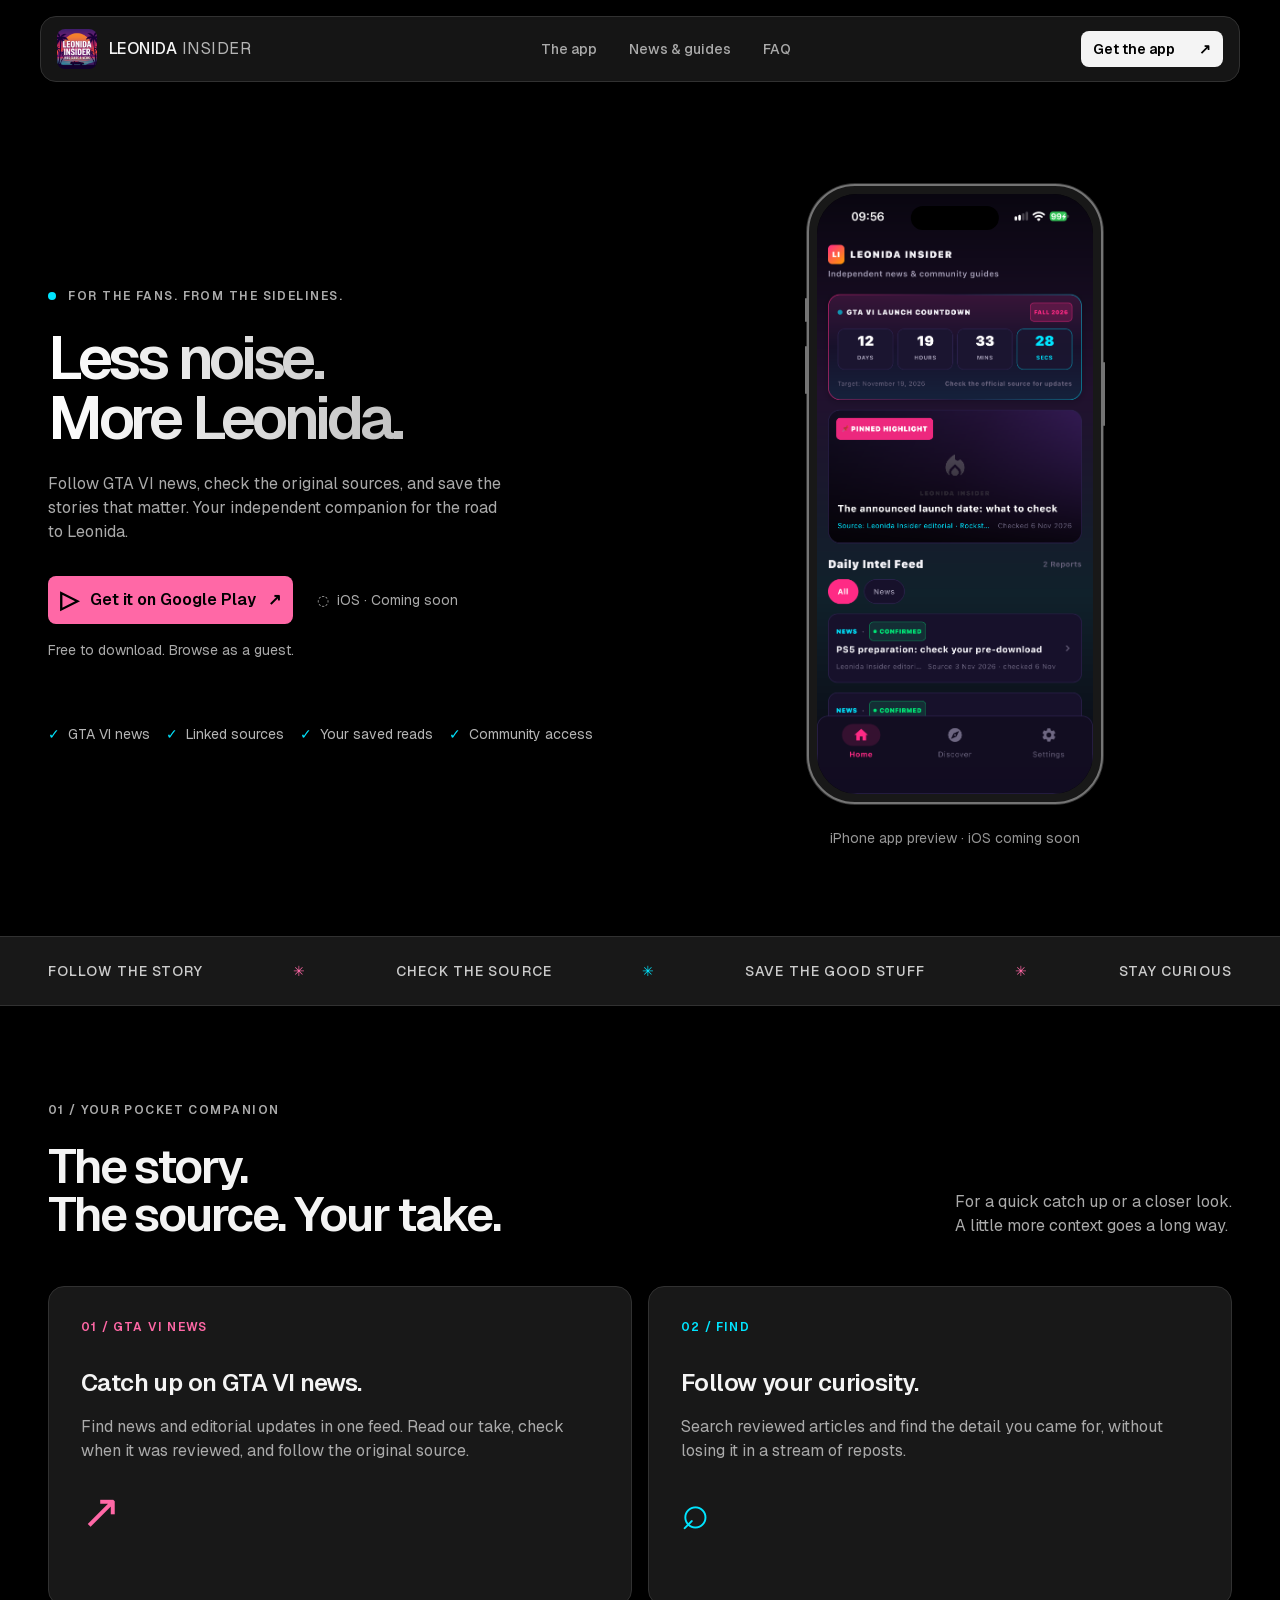
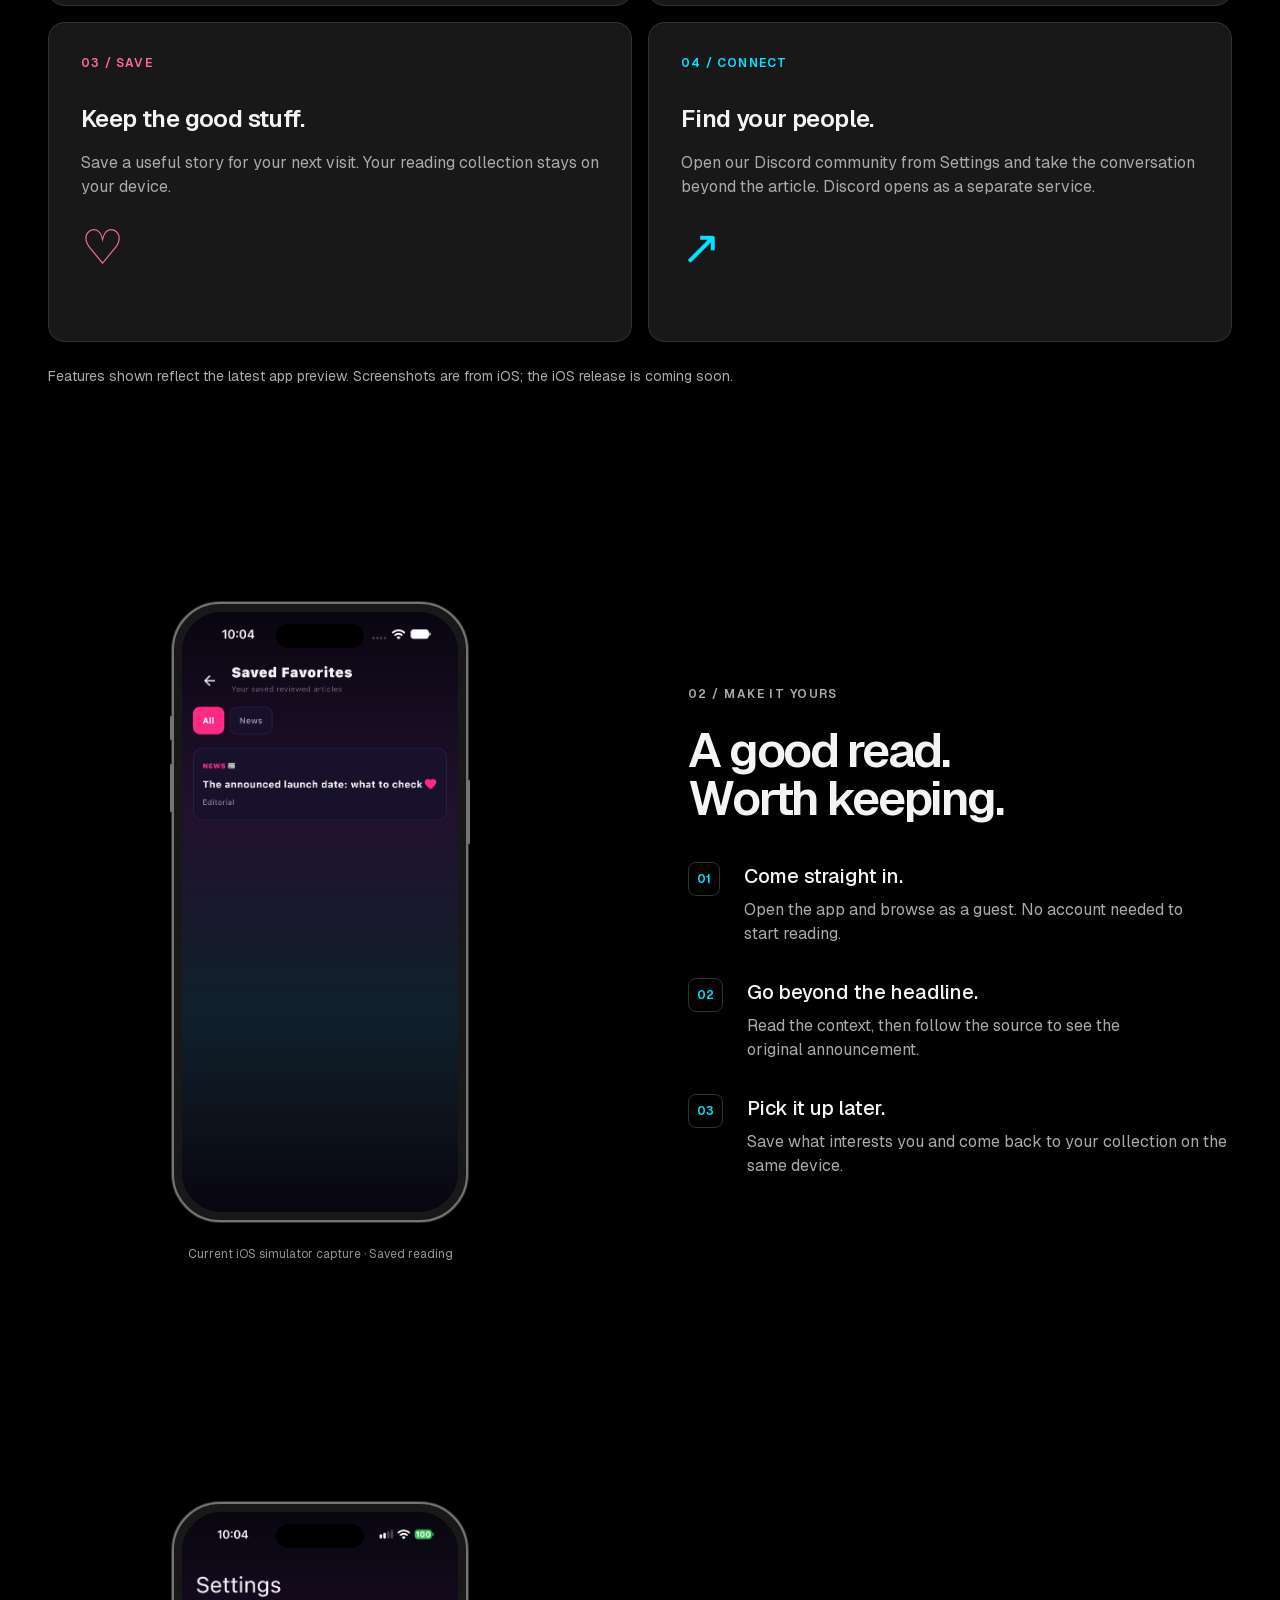
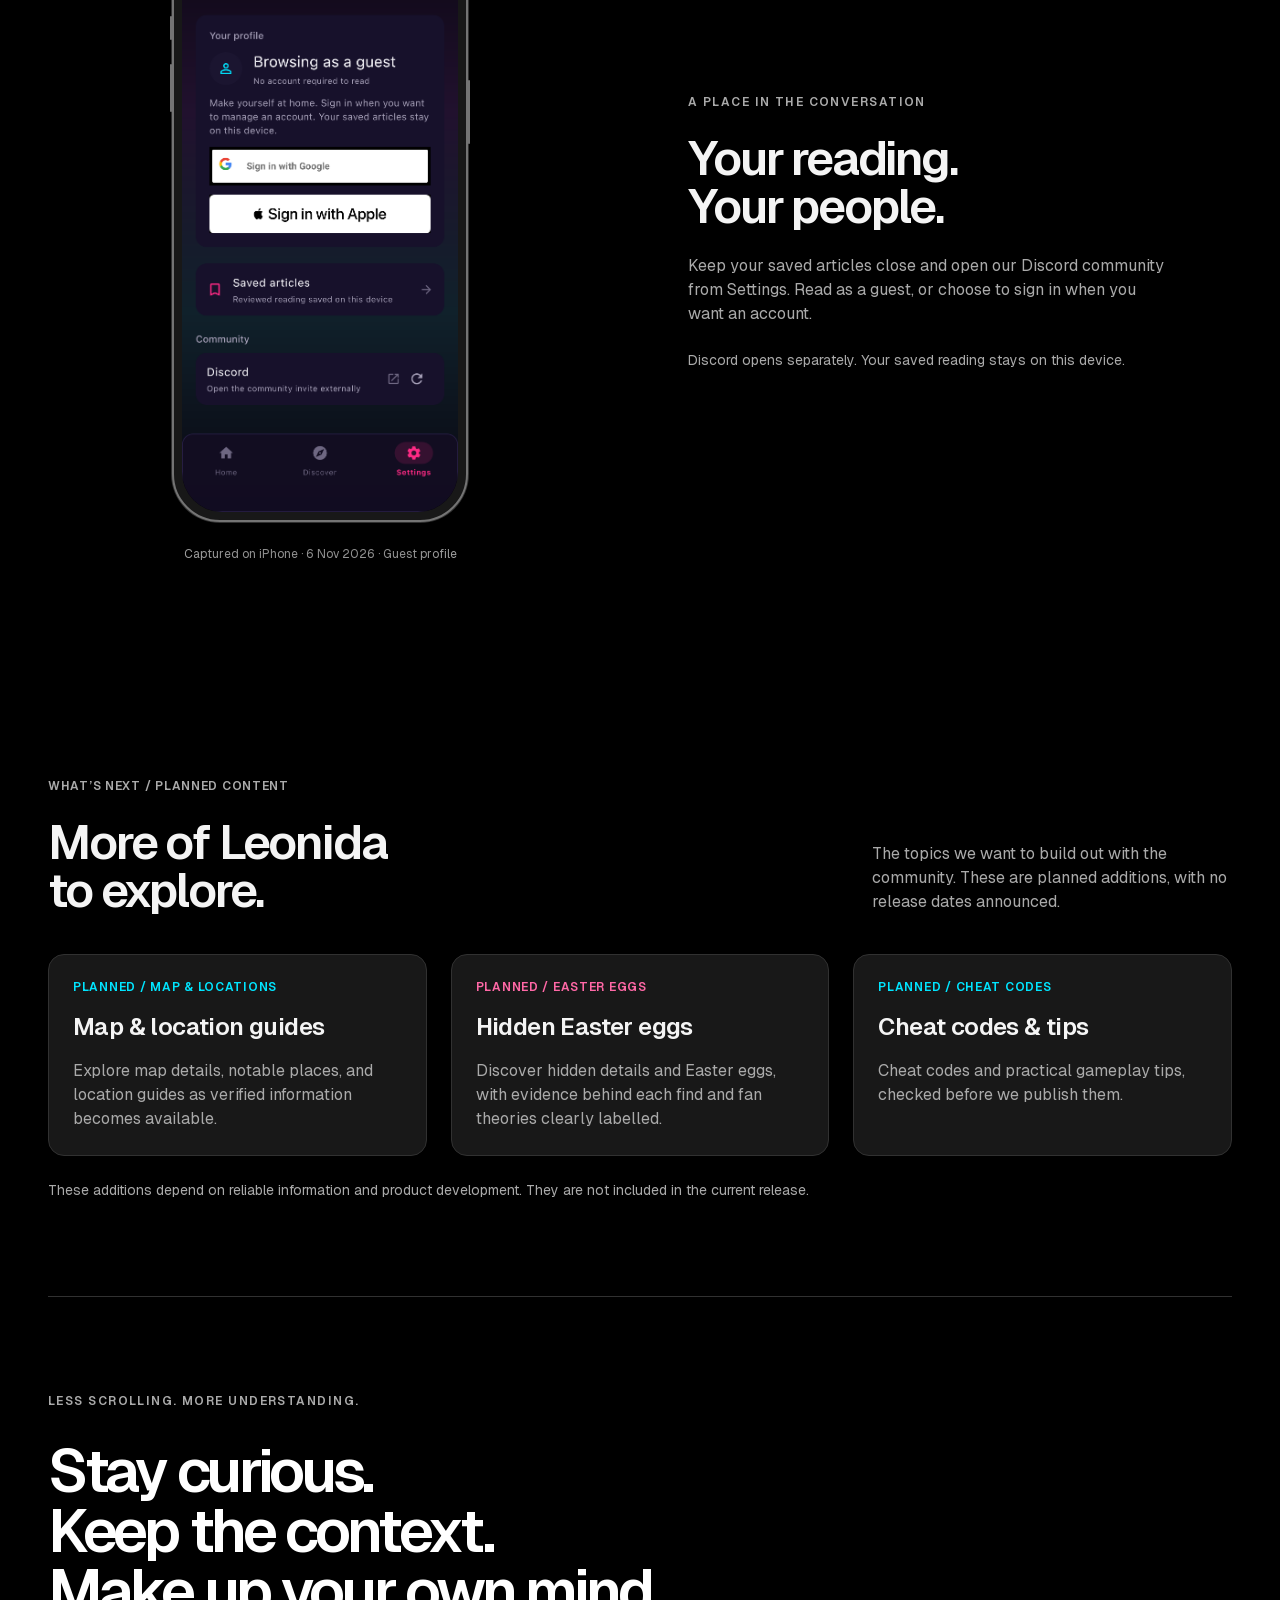
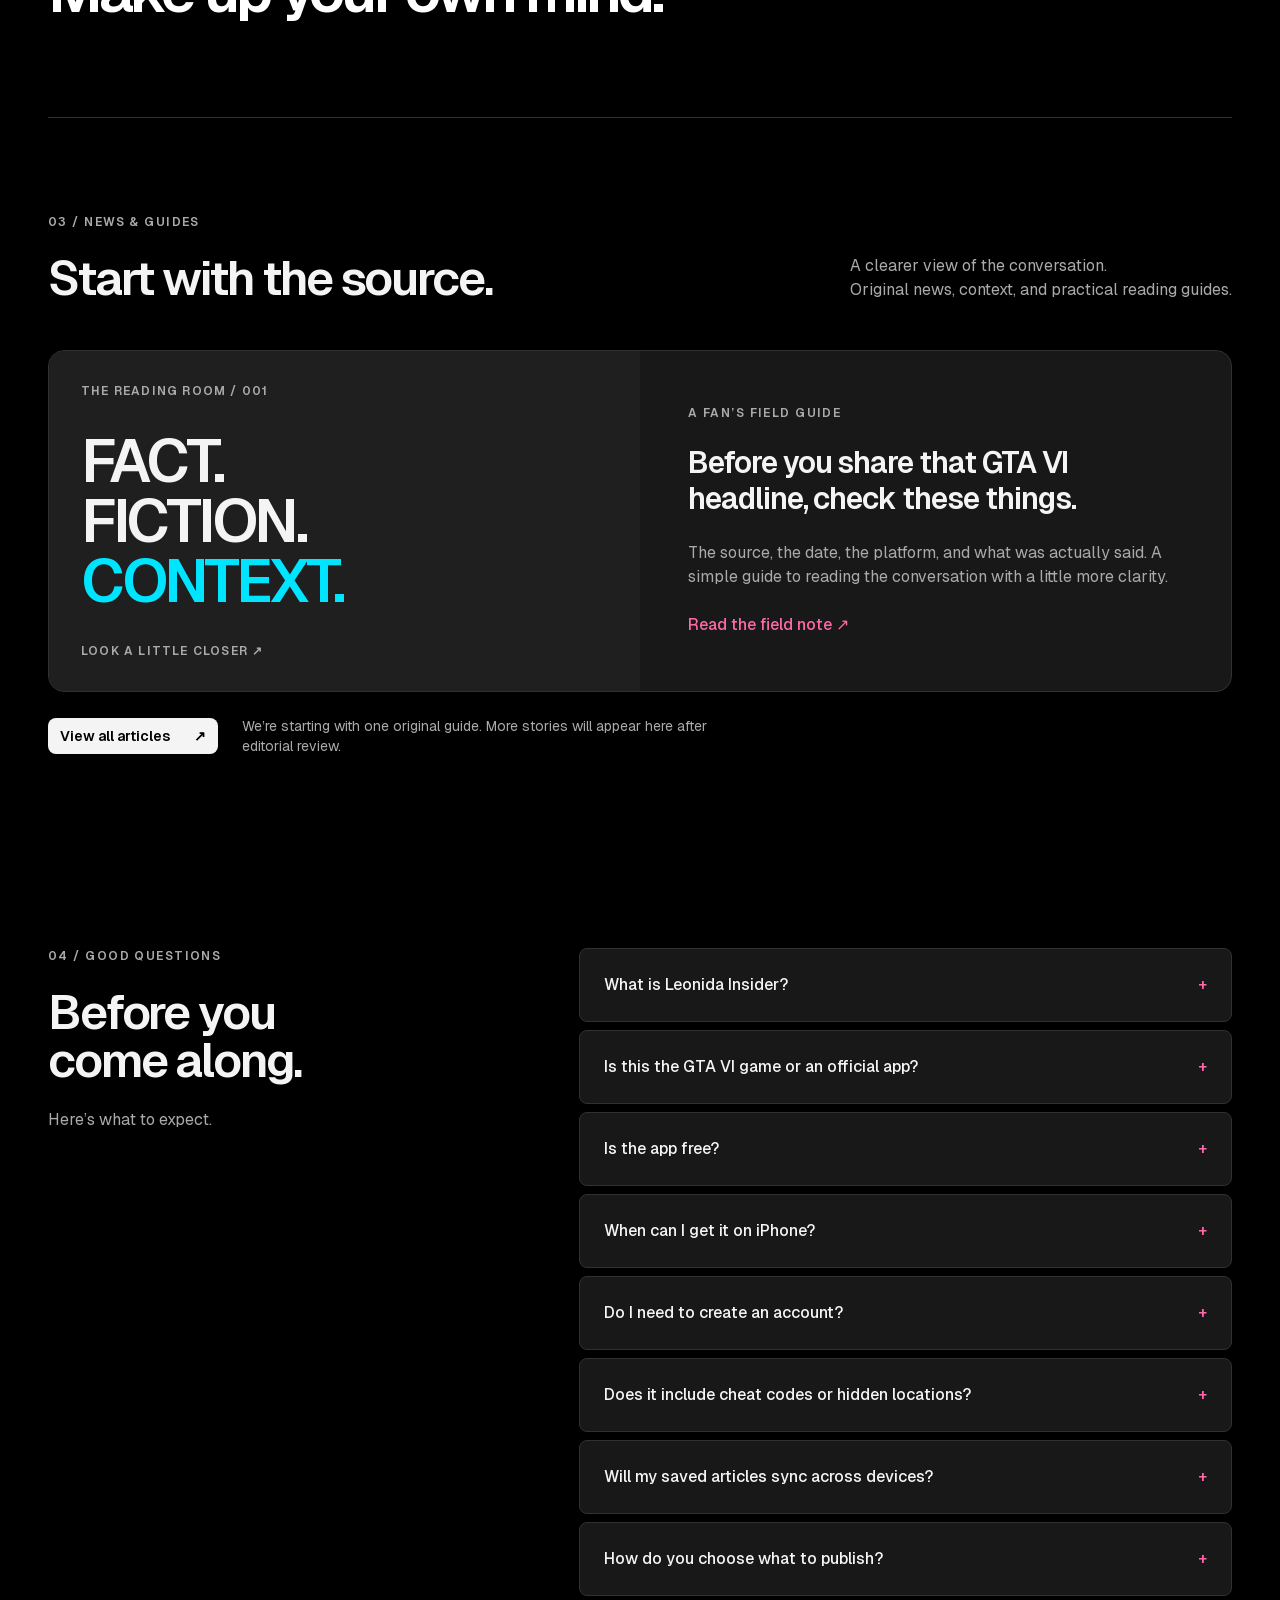
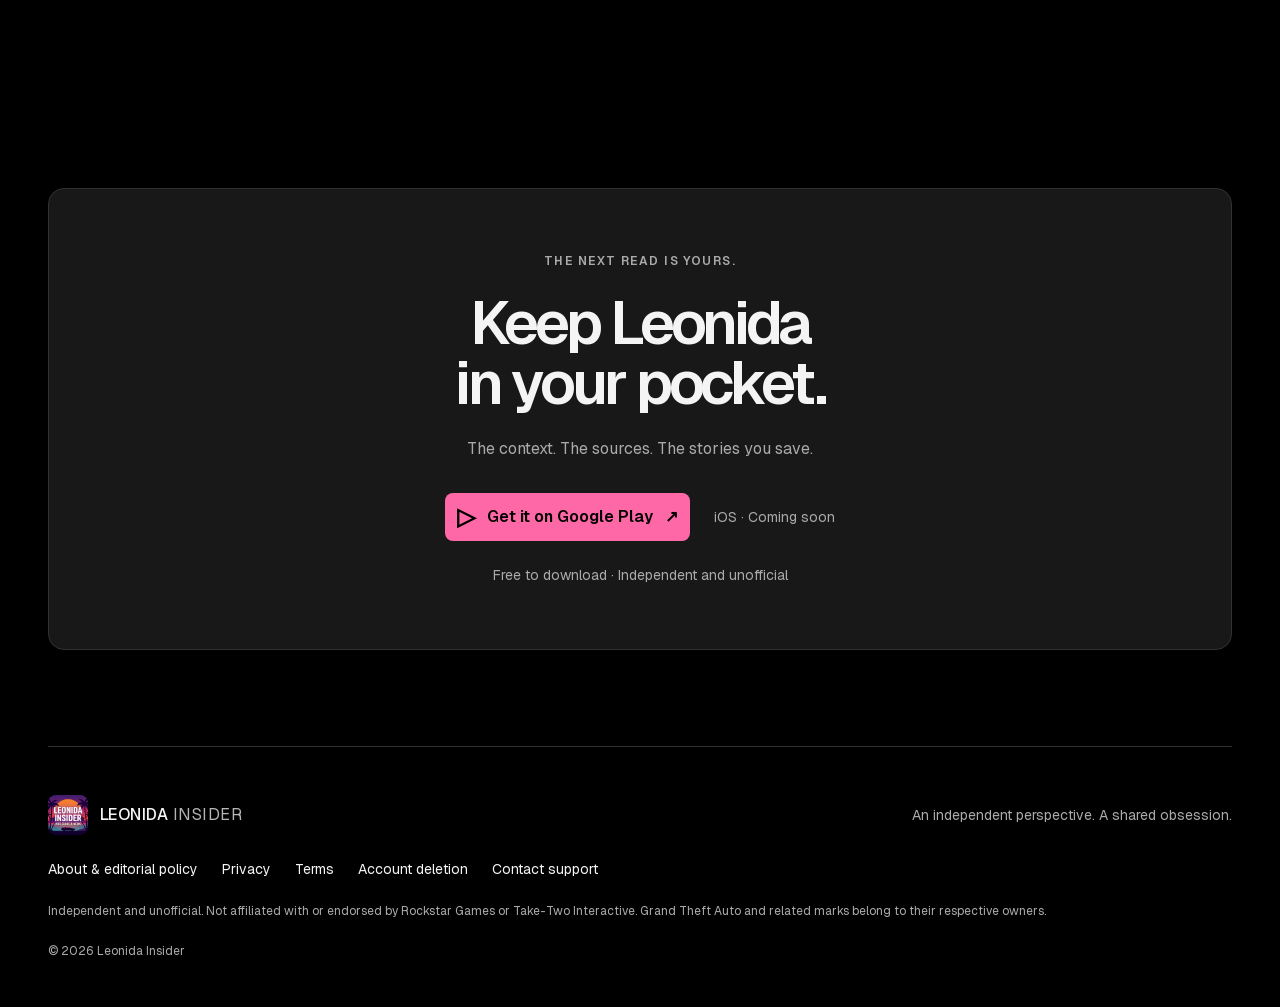
<file: index.html>
<!doctype html><html lang="en"><head><meta charset="utf-8"><meta name="viewport" content="width=device-width,initial-scale=1"><meta name="theme-color" content="#000000"><meta name="robots" content="noindex, nofollow"><title>Leonida Insider | GTA VI news companion</title><meta name="description" content="Read GTA VI news with source links, search articles, save useful stories, and connect on Discord. Leonida Insider is free on Android. iOS coming soon."><meta property="og:type" content="website"><meta property="og:title" content="Less noise. More Leonida."><meta property="og:description" content="Your independent GTA VI companion. Sourced news, original context, and stories worth saving."><meta property="og:image" content="assets/social-card.png"><meta name="twitter:card" content="summary_large_image"><meta property="og:image:width" content="1200"><meta property="og:image:height" content="630"><meta property="og:image:alt" content="Leonida Insider: GTA VI news, original context and saved reading"><meta name="twitter:image:alt" content="Leonida Insider: GTA VI news, original context and saved reading"><link rel="icon" href="assets/app-icon.png"><link rel="preload" href="assets/geist-latin.woff2" as="font" type="font/woff2" crossorigin><link rel="stylesheet" href="styles.css"><script src="script.js" defer></script></head><body><a class="skip button-md" href="#main">Skip to content</a><header class="site-header"><div class="nav-inner"><a class="brand title-3" href="./" aria-label="Leonida Insider home"><img src="assets/app-icon.png" width="40" height="40" alt=""><span>LEONIDA<span class="brand-light"> INSIDER</span></span></a><nav aria-label="Main navigation"><a class="title-4" href="#features">The app</a><a class="title-4" href="#journal">News &amp; guides</a><a class="title-4" href="#faq">FAQ</a></nav><a class="nav-download button-sm" href="https://play.google.com/store/apps/details?id=com.cybernerd404.gta6insider">Get the app <span aria-hidden="true">↗</span></a><button class="menu-toggle button-sm" aria-label="Open menu" aria-expanded="false" aria-controls="mobile-menu"><span></span><span></span></button></div></header><nav id="mobile-menu" class="mobile-menu" aria-label="Mobile navigation" hidden><a href="#features">The app</a><a href="#journal">News &amp; guides</a><a href="#faq">FAQ</a><a href="#download">Get the app</a></nav><main id="main"><section class="hero wrap" aria-labelledby="hero-title"><div class="hero-copy"><p class="eyebrow caption-3"><span class="status-dot"></span> FOR THE FANS. FROM THE SIDELINES.</p><h1 class="heading-1" id="hero-title">Less noise.<br>More Leonida.</h1><p class="body-3 hero-description">Follow GTA VI news, check the original sources, and save the stories that matter. Your independent companion for the road to Leonida.</p><div class="download-actions"><a class="store button-md" href="https://play.google.com/store/apps/details?id=com.cybernerd404.gta6insider" data-store="google-play"><span aria-hidden="true" class="play-icon">▷</span><span>Get it on Google Play</span><span aria-hidden="true">↗</span></a><span class="ios caption-2"><span aria-hidden="true">◌</span> iOS · Coming soon</span></div><p class="caption-2 muted hero-note">Free to download. Browse as a guest.</p><div class="hero-proof caption-2"><span>GTA VI news</span><span>Linked sources</span><span>Your saved reads</span><span>Community access</span></div></div><figure class="hero-art"><div class="iphone-device"><span class="device-buttons" aria-hidden="true"></span><div class="device-screen"><img src="assets/home-iphone.png" width="1206" height="2622" alt="Fresh capture from a physical iPhone showing the Leonida Insider Home screen, news feed, source labels, and launch countdown" fetchpriority="high"><span class="dynamic-island" aria-hidden="true"></span></div></div><figcaption class="caption-2 muted">iPhone app preview · iOS coming soon</figcaption></figure></section><div class="ticker" aria-hidden="true"><div class="wrap title-4"><span>FOLLOW THE STORY</span><span class="pink">✳</span><span>CHECK THE SOURCE</span><span class="cyan">✳</span><span>SAVE THE GOOD STUFF</span><span class="pink">✳</span><span>STAY CURIOUS</span></div></div><section class="section wrap" id="features" aria-labelledby="features-title"><div class="section-intro"><p class="eyebrow caption-3">01 / YOUR POCKET COMPANION</p><h2 class="heading-2" id="features-title">The story.<br>The source. Your take.</h2><p class="body-3 muted">For a quick catch up or a closer look.<br>A little more context goes a long way.</p></div><div class="benefit-grid"><article class="feature-card"><span class="feature-number caption-3 pink">01 / GTA VI NEWS</span><h3 class="heading-5">Catch up on GTA VI news.</h3><p class="body-3 muted">Find news and editorial updates in one feed. Read our take, check when it was reviewed, and follow the original source.</p><span class="feature-symbol pink" aria-hidden="true">↗</span></article><article class="feature-card"><span class="feature-number caption-3 cyan">02 / FIND</span><h3 class="heading-5">Follow your curiosity.</h3><p class="body-3 muted">Search reviewed articles and find the detail you came for, without losing it in a stream of reposts.</p><span class="feature-symbol cyan" aria-hidden="true">⌕</span></article><article class="feature-card"><span class="feature-number caption-3 pink">03 / SAVE</span><h3 class="heading-5">Keep the good stuff.</h3><p class="body-3 muted">Save a useful story for your next visit. Your reading collection stays on your device.</p><span class="feature-symbol pink" aria-hidden="true">♡</span></article><article class="feature-card"><span class="feature-number caption-3 cyan">04 / CONNECT</span><h3 class="heading-5">Find your people.</h3><p class="body-3 muted">Open our Discord community from Settings and take the conversation beyond the article. Discord opens as a separate service.</p><span class="feature-symbol cyan" aria-hidden="true">↗</span></article></div><p class="caption-2 muted feature-disclosure">Features shown reflect the latest app preview. Screenshots are from iOS; the iOS release is coming soon.</p></section><section class="walkthrough section wrap" aria-labelledby="walkthrough-title"><figure class="saved-visual"><div class="iphone-device"><span class="device-buttons" aria-hidden="true"></span><div class="device-screen"><img src="assets/saved-current-simulator.png" width="1206" height="2622" loading="lazy" alt="Current simulator capture of Saved Favorites with a saved editorial article and the supported All and News filters"><span class="dynamic-island" aria-hidden="true"></span></div></div><figcaption class="caption-5 muted">Current iOS simulator capture · Saved reading</figcaption></figure><div><p class="eyebrow caption-3">02 / MAKE IT YOURS</p><h2 class="heading-2" id="walkthrough-title">A good read.<br>Worth keeping.</h2><ol class="steps"><li><span class="step-num caption-3">01</span><div><h3 class="title-1">Come straight in.</h3><p class="body-3 muted">Open the app and browse as a guest. No account needed to start reading.</p></div></li><li><span class="step-num caption-3">02</span><div><h3 class="title-1">Go beyond the headline.</h3><p class="body-3 muted">Read the context, then follow the source to see the original announcement.</p></div></li><li><span class="step-num caption-3">03</span><div><h3 class="title-1">Pick it up later.</h3><p class="body-3 muted">Save what interests you and come back to your collection on the same device.</p></div></li></ol></div></section><section class="walkthrough section wrap" aria-labelledby="community-title"><figure class="saved-visual"><div class="iphone-device"><span class="device-buttons" aria-hidden="true"></span><div class="device-screen"><img src="assets/settings-iphone.png" width="1206" height="2622" loading="lazy" alt="Fresh physical iPhone capture of the refined Settings profile, Saved articles, and Discord community access"><span class="dynamic-island" aria-hidden="true"></span></div></div><figcaption class="caption-5 muted">Captured on iPhone · 6 Nov 2026 · Guest profile</figcaption></figure><div><p class="eyebrow caption-3">A PLACE IN THE CONVERSATION</p><h2 class="heading-2" id="community-title">Your reading.<br>Your people.</h2><p class="body-3 muted community-description">Keep your saved articles close and open our Discord community from Settings. Read as a guest, or choose to sign in when you want an account.</p><p class="caption-2 muted community-description">Discord opens separately. Your saved reading stays on this device.</p></div></section><section class="section wrap roadmap-section" aria-labelledby="roadmap-title"><div class="section-intro"><p class="eyebrow caption-3">WHAT’S NEXT / PLANNED CONTENT</p><h2 class="heading-2" id="roadmap-title">More of Leonida<br>to explore.</h2><p class="body-3 muted">The topics we want to build out with the community. These are planned additions, with no release dates announced.</p></div><div class="roadmap-grid"><article class="roadmap-card"><p class="caption-3 cyan">PLANNED / MAP &amp; LOCATIONS</p><h3 class="heading-5">Map &amp; location guides</h3><p class="body-3 muted">Explore map details, notable places, and location guides as verified information becomes available.</p></article><article class="roadmap-card"><p class="caption-3 pink">PLANNED / EASTER EGGS</p><h3 class="heading-5">Hidden Easter eggs</h3><p class="body-3 muted">Discover hidden details and Easter eggs, with evidence behind each find and fan theories clearly labelled.</p></article><article class="roadmap-card"><p class="caption-3 cyan">PLANNED / CHEAT CODES</p><h3 class="heading-5">Cheat codes &amp; tips</h3><p class="body-3 muted">Cheat codes and practical gameplay tips, checked before we publish them.</p></article></div><p class="caption-2 muted feature-disclosure">These additions depend on reliable information and product development. They are not included in the current release.</p></section><section class="tagline-section section wrap" aria-label="Our perspective"><p class="eyebrow caption-3">LESS SCROLLING. MORE UNDERSTANDING.</p><p class="heading-1 tagline">Stay curious.<br>Keep the context.<br>Make up your own mind.</p></section><section id="journal" class="section wrap" aria-labelledby="journal-title"><div class="journal-head"><div><p class="eyebrow caption-3">03 / NEWS &amp; GUIDES</p><h2 class="heading-2" id="journal-title">Start with the source.</h2></div><p class="body-3 muted">A clearer view of the conversation.<br>Original news, context, and practical reading guides.</p></div><a class="journal-card" href="reading-announcements.html"><div class="journal-art" aria-hidden="true"><span class="caption-3">THE READING ROOM / 001</span><strong>FACT.<br>FICTION.<br><span class="cyan">CONTEXT.</span></strong><span class="caption-3">LOOK A LITTLE CLOSER ↗</span></div><div class="journal-copy"><p class="eyebrow caption-3 cyan">A FAN’S FIELD GUIDE</p><h3 class="heading-4">Before you share that GTA VI headline, check these things.</h3><p class="body-3 muted">The source, the date, the platform, and what was actually said. A simple guide to reading the conversation with a little more clarity.</p><span class="title-3">Read the field note <span aria-hidden="true">↗</span></span></div></a><div class="articles-index-link"><a class="nav-download button-sm" href="articles.html">View all articles <span aria-hidden="true">↗</span></a><p class="caption-2 muted">We’re starting with one original guide. More stories will appear here after editorial review.</p></div></section><section id="faq" class="section wrap faq-section" aria-labelledby="faq-title"><div><p class="eyebrow caption-3">04 / GOOD QUESTIONS</p><h2 class="heading-2" id="faq-title">Before you<br>come along.</h2><p class="body-3 muted">Here’s what to expect.</p></div><div class="faqs"><details><summary class="title-3">What is Leonida Insider?</summary><p class="body-3 muted">An independent companion for people following GTA VI. Read sourced editorial notes, search reviewed articles, and keep useful stories saved on your device.</p></details><details><summary class="title-3">Is this the GTA VI game or an official app?</summary><p class="body-3 muted">No. Leonida Insider does not download or run the game, provide early access, or unlock game content. It is not affiliated with or endorsed by Rockstar Games or Take-Two Interactive.</p></details><details><summary class="title-3">Is the app free?</summary><p class="body-3 muted">The app is free to download. Advertising and an optional monthly subscription to remove ads are planned. Subscription pricing and availability have not been announced.</p></details><details><summary class="title-3">When can I get it on iPhone?</summary><p class="body-3 muted">The iOS app is currently under App Store review. We will add the download link after approval. There is no confirmed availability date yet.</p></details><details><summary class="title-3">Do I need to create an account?</summary><p class="body-3 muted">You can browse as a guest. Signing in is optional.</p></details><details><summary class="title-3">Does it include cheat codes or hidden locations?</summary><p class="body-3 muted">There is no verified cheat code or hidden location guide collection in the current release candidate. We want future guides to be useful and checked before we publish them.</p></details><details><summary class="title-3">Will my saved articles sync across devices?</summary><p class="body-3 muted">Saved articles are stored on your device. They do not currently sync across devices.</p></details><details><summary class="title-3">How do you choose what to publish?</summary><p class="body-3 muted">We focus on original editorial context with links to primary sources. Commentary and speculation should be clearly distinguished from official announcements.</p></details></div></section><section id="download" class="section wrap"><div class="final-cta"><p class="eyebrow caption-3">THE NEXT READ IS YOURS.</p><h2 class="heading-1">Keep Leonida<br>in your pocket.</h2><p class="body-3 muted">The context. The sources. The stories you save.</p><div class="download-actions"><a class="store button-md" href="https://play.google.com/store/apps/details?id=com.cybernerd404.gta6insider" data-store="google-play"><span aria-hidden="true" class="play-icon">▷</span><span>Get it on Google Play</span><span aria-hidden="true">↗</span></a><span class="ios caption-2">iOS · Coming soon</span></div><p class="caption-2 muted">Free to download · Independent and unofficial</p></div></section></main><footer class="wrap"><div class="footer-top"><a class="brand title-3" href="./" aria-label="Leonida Insider home"><img src="assets/app-icon.png" width="40" height="40" alt=""><span>LEONIDA<span class="brand-light"> INSIDER</span></span></a><p class="caption-2">An independent perspective. A shared obsession.</p></div><div class="footer-links caption-2"><a href="about.html">About &amp; editorial policy</a><a href="privacy.html">Privacy</a><a href="terms.html">Terms</a><a href="https://leonida-insider-api.onrender.com/account-deletion">Account deletion</a><a href="mailto:cybernerd404notfound@gmail.com">Contact support</a></div><p class="caption-5 muted">Independent and unofficial. Not affiliated with or endorsed by Rockstar Games or Take-Two Interactive. Grand Theft Auto and related marks belong to their respective owners.</p><p class="caption-5 muted">© 2026 Leonida Insider</p></footer></body></html>
</file>
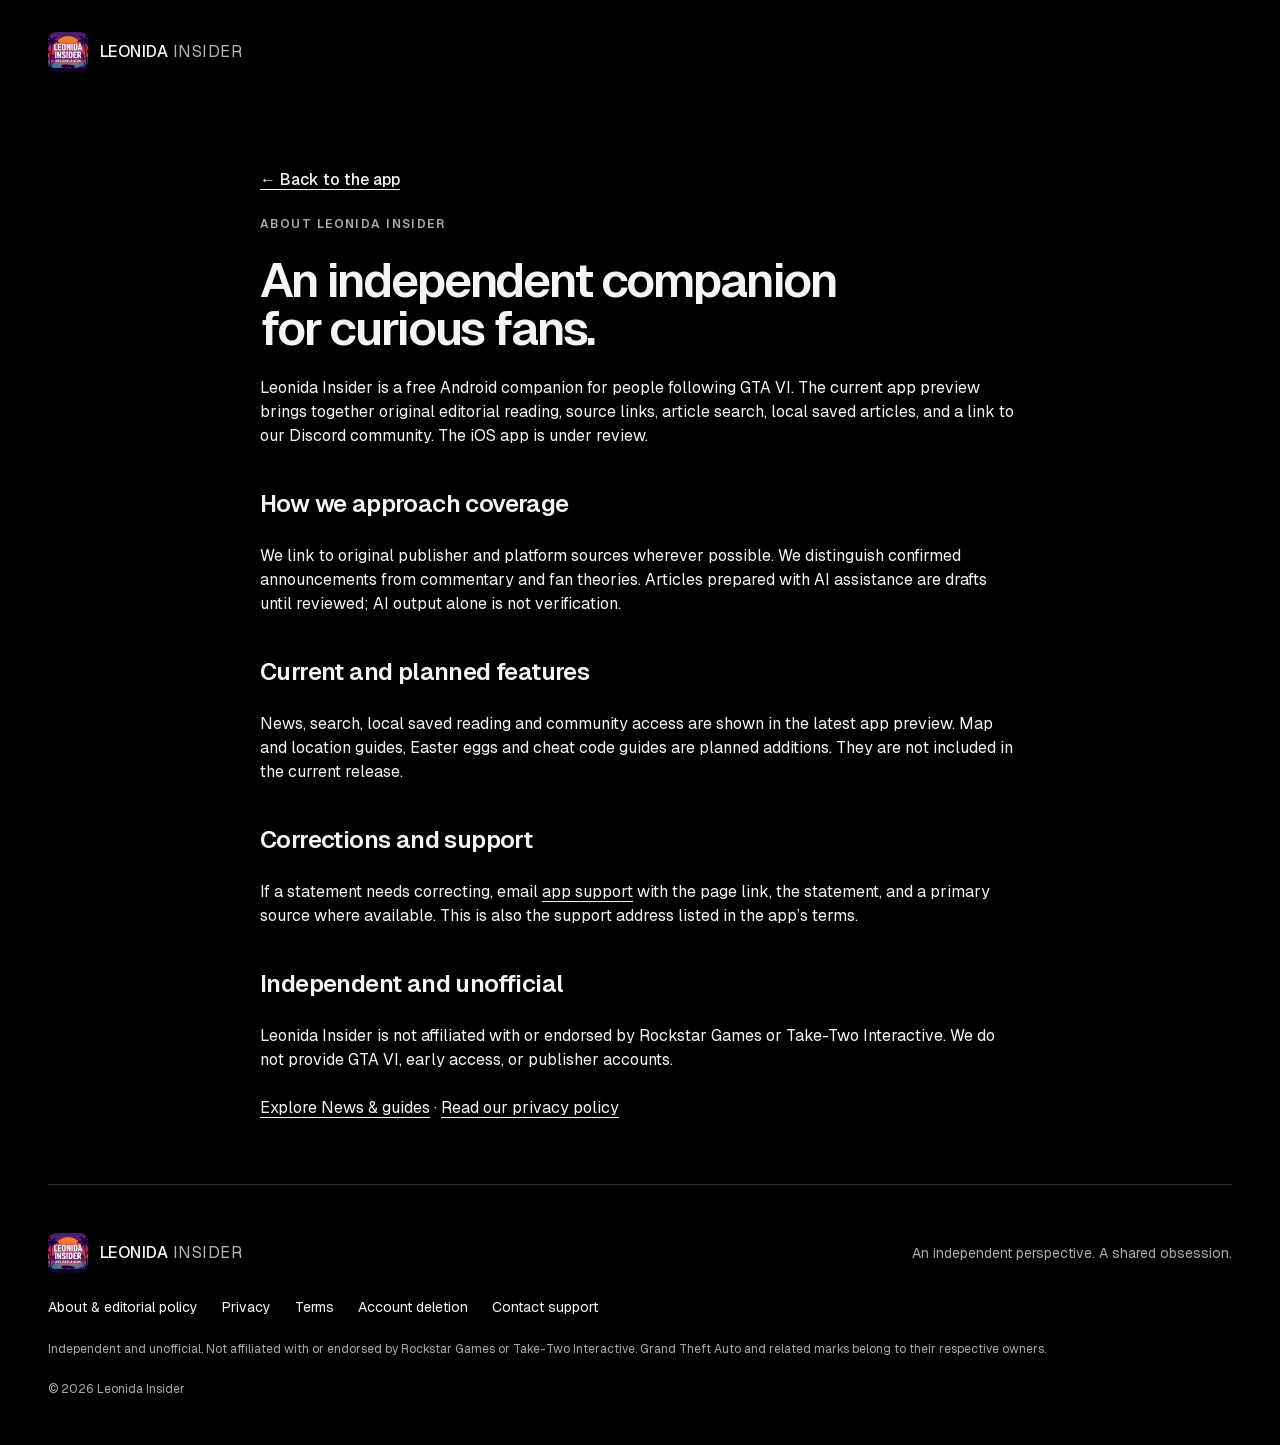
<file: about.html>
<!doctype html><html lang="en"><head><meta charset="utf-8"><meta name="viewport" content="width=device-width,initial-scale=1"><meta name="theme-color" content="#000000"><meta name="robots" content="noindex, nofollow"><title>About &amp; editorial policy | Leonida Insider</title><meta name="description" content="Learn what Leonida Insider offers, how we review sources and AI-assisted drafts, and how to request a correction."><meta property="og:type" content="website"><meta property="og:title" content="About &amp; editorial policy | Leonida Insider"><meta property="og:description" content="Learn what Leonida Insider offers, how we review sources and AI-assisted drafts, and how to request a correction."><meta property="og:image" content="assets/social-card.png"><meta name="twitter:card" content="summary_large_image"><meta property="og:image:width" content="1200"><meta property="og:image:height" content="630"><meta property="og:image:alt" content="Leonida Insider: GTA VI news, original context and saved reading"><meta name="twitter:image:alt" content="Leonida Insider: GTA VI news, original context and saved reading"><link rel="icon" href="assets/app-icon.png"><link rel="preload" href="assets/geist-latin.woff2" as="font" type="font/woff2" crossorigin><link rel="stylesheet" href="styles.css"><script src="script.js" defer></script></head><body><a class="skip" href="#main">Skip to content</a><header class="article-header wrap"><a class="brand title-3" href="./" aria-label="Leonida Insider home"><img src="assets/app-icon.png" width="40" height="40" alt=""><span>LEONIDA<span class="brand-light"> INSIDER</span></span></a></header><main id="main" class="article wrap"><a class="title-3" href="./">← Back to the app</a><p class="eyebrow caption-3">ABOUT LEONIDA INSIDER</p><h1 class="heading-2">An independent companion for curious fans.</h1><p class="body-3">Leonida Insider is a free Android companion for people following GTA VI. The current app preview brings together original editorial reading, source links, article search, local saved articles, and a link to our Discord community. The iOS app is under review.</p><h2 class="heading-5">How we approach coverage</h2><p class="body-3">We link to original publisher and platform sources wherever possible. We distinguish confirmed announcements from commentary and fan theories. Articles prepared with AI assistance are drafts until reviewed; AI output alone is not verification.</p><h2 class="heading-5">Current and planned features</h2><p class="body-3">News, search, local saved reading and community access are shown in the latest app preview. Map and location guides, Easter eggs and cheat code guides are planned additions. They are not included in the current release.</p><h2 class="heading-5">Corrections and support</h2><p class="body-3">If a statement needs correcting, email <a href="mailto:cybernerd404notfound@gmail.com">app support</a> with the page link, the statement, and a primary source where available. This is also the support address listed in the app’s terms.</p><h2 class="heading-5">Independent and unofficial</h2><p class="body-3">Leonida Insider is not affiliated with or endorsed by Rockstar Games or Take-Two Interactive. We do not provide GTA VI, early access, or publisher accounts.</p><p class="body-3"><a href="articles.html">Explore News &amp; guides</a> · <a href="privacy.html">Read our privacy policy</a></p></main><footer class="wrap"><div class="footer-top"><a class="brand title-3" href="./" aria-label="Leonida Insider home"><img src="assets/app-icon.png" width="40" height="40" alt=""><span>LEONIDA<span class="brand-light"> INSIDER</span></span></a><p class="caption-2">An independent perspective. A shared obsession.</p></div><div class="footer-links caption-2"><a href="about.html">About &amp; editorial policy</a><a href="privacy.html">Privacy</a><a href="terms.html">Terms</a><a href="https://leonida-insider-api.onrender.com/account-deletion">Account deletion</a><a href="mailto:cybernerd404notfound@gmail.com">Contact support</a></div><p class="caption-5 muted">Independent and unofficial. Not affiliated with or endorsed by Rockstar Games or Take-Two Interactive. Grand Theft Auto and related marks belong to their respective owners.</p><p class="caption-5 muted">© 2026 Leonida Insider</p></footer></body></html>
</file>
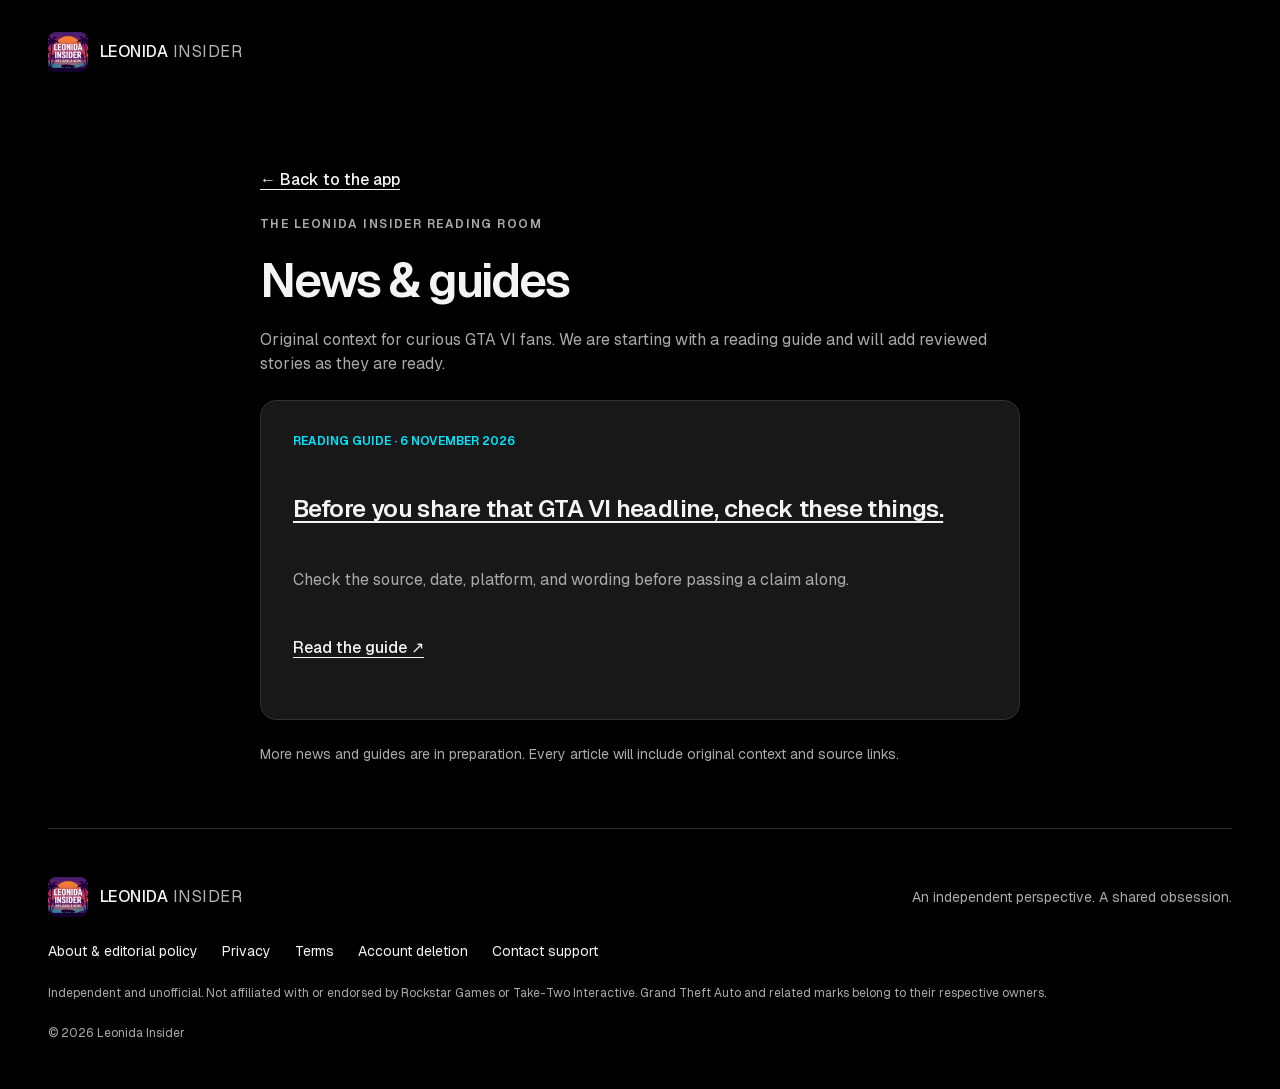
<file: articles.html>
<!doctype html><html lang="en"><head><meta charset="utf-8"><meta name="viewport" content="width=device-width,initial-scale=1"><meta name="theme-color" content="#000000"><meta name="robots" content="noindex, nofollow"><title>News &amp; guides | Leonida Insider</title><meta name="description" content="Read original GTA VI commentary and practical guides from the independent Leonida Insider companion."><meta property="og:type" content="website"><meta property="og:title" content="News &amp; guides | Leonida Insider"><meta property="og:description" content="Read original GTA VI commentary and practical guides from the independent Leonida Insider companion."><meta property="og:image" content="assets/social-card.png"><meta name="twitter:card" content="summary_large_image"><meta property="og:image:width" content="1200"><meta property="og:image:height" content="630"><meta property="og:image:alt" content="Leonida Insider: GTA VI news, original context and saved reading"><meta name="twitter:image:alt" content="Leonida Insider: GTA VI news, original context and saved reading"><link rel="icon" href="assets/app-icon.png"><link rel="preload" href="assets/geist-latin.woff2" as="font" type="font/woff2" crossorigin><link rel="stylesheet" href="styles.css"><script src="script.js" defer></script></head><body><a class="skip" href="#main">Skip to content</a><header class="article-header wrap"><a class="brand title-3" href="./" aria-label="Leonida Insider home"><img src="assets/app-icon.png" width="40" height="40" alt=""><span>LEONIDA<span class="brand-light"> INSIDER</span></span></a></header><main id="main" class="article wrap"><a class="title-3" href="./#journal">← Back to the app</a><p class="eyebrow caption-3">THE LEONIDA INSIDER READING ROOM</p><h1 class="heading-2">News &amp; guides</h1><p class="body-3 muted">Original context for curious GTA VI fans. We are starting with a reading guide and will add reviewed stories as they are ready.</p><article class="feature-card"><p class="caption-3 cyan">READING GUIDE · 6 NOVEMBER 2026</p><h2 class="heading-5"><a href="reading-announcements.html">Before you share that GTA VI headline, check these things.</a></h2><p class="body-3 muted">Check the source, date, platform, and wording before passing a claim along.</p><p class="title-3"><a href="reading-announcements.html">Read the guide ↗</a></p></article><p class="caption-2 muted">More news and guides are in preparation. Every article will include original context and source links.</p></main><footer class="wrap"><div class="footer-top"><a class="brand title-3" href="./" aria-label="Leonida Insider home"><img src="assets/app-icon.png" width="40" height="40" alt=""><span>LEONIDA<span class="brand-light"> INSIDER</span></span></a><p class="caption-2">An independent perspective. A shared obsession.</p></div><div class="footer-links caption-2"><a href="about.html">About &amp; editorial policy</a><a href="privacy.html">Privacy</a><a href="terms.html">Terms</a><a href="https://leonida-insider-api.onrender.com/account-deletion">Account deletion</a><a href="mailto:cybernerd404notfound@gmail.com">Contact support</a></div><p class="caption-5 muted">Independent and unofficial. Not affiliated with or endorsed by Rockstar Games or Take-Two Interactive. Grand Theft Auto and related marks belong to their respective owners.</p><p class="caption-5 muted">© 2026 Leonida Insider</p></footer></body></html>
</file>
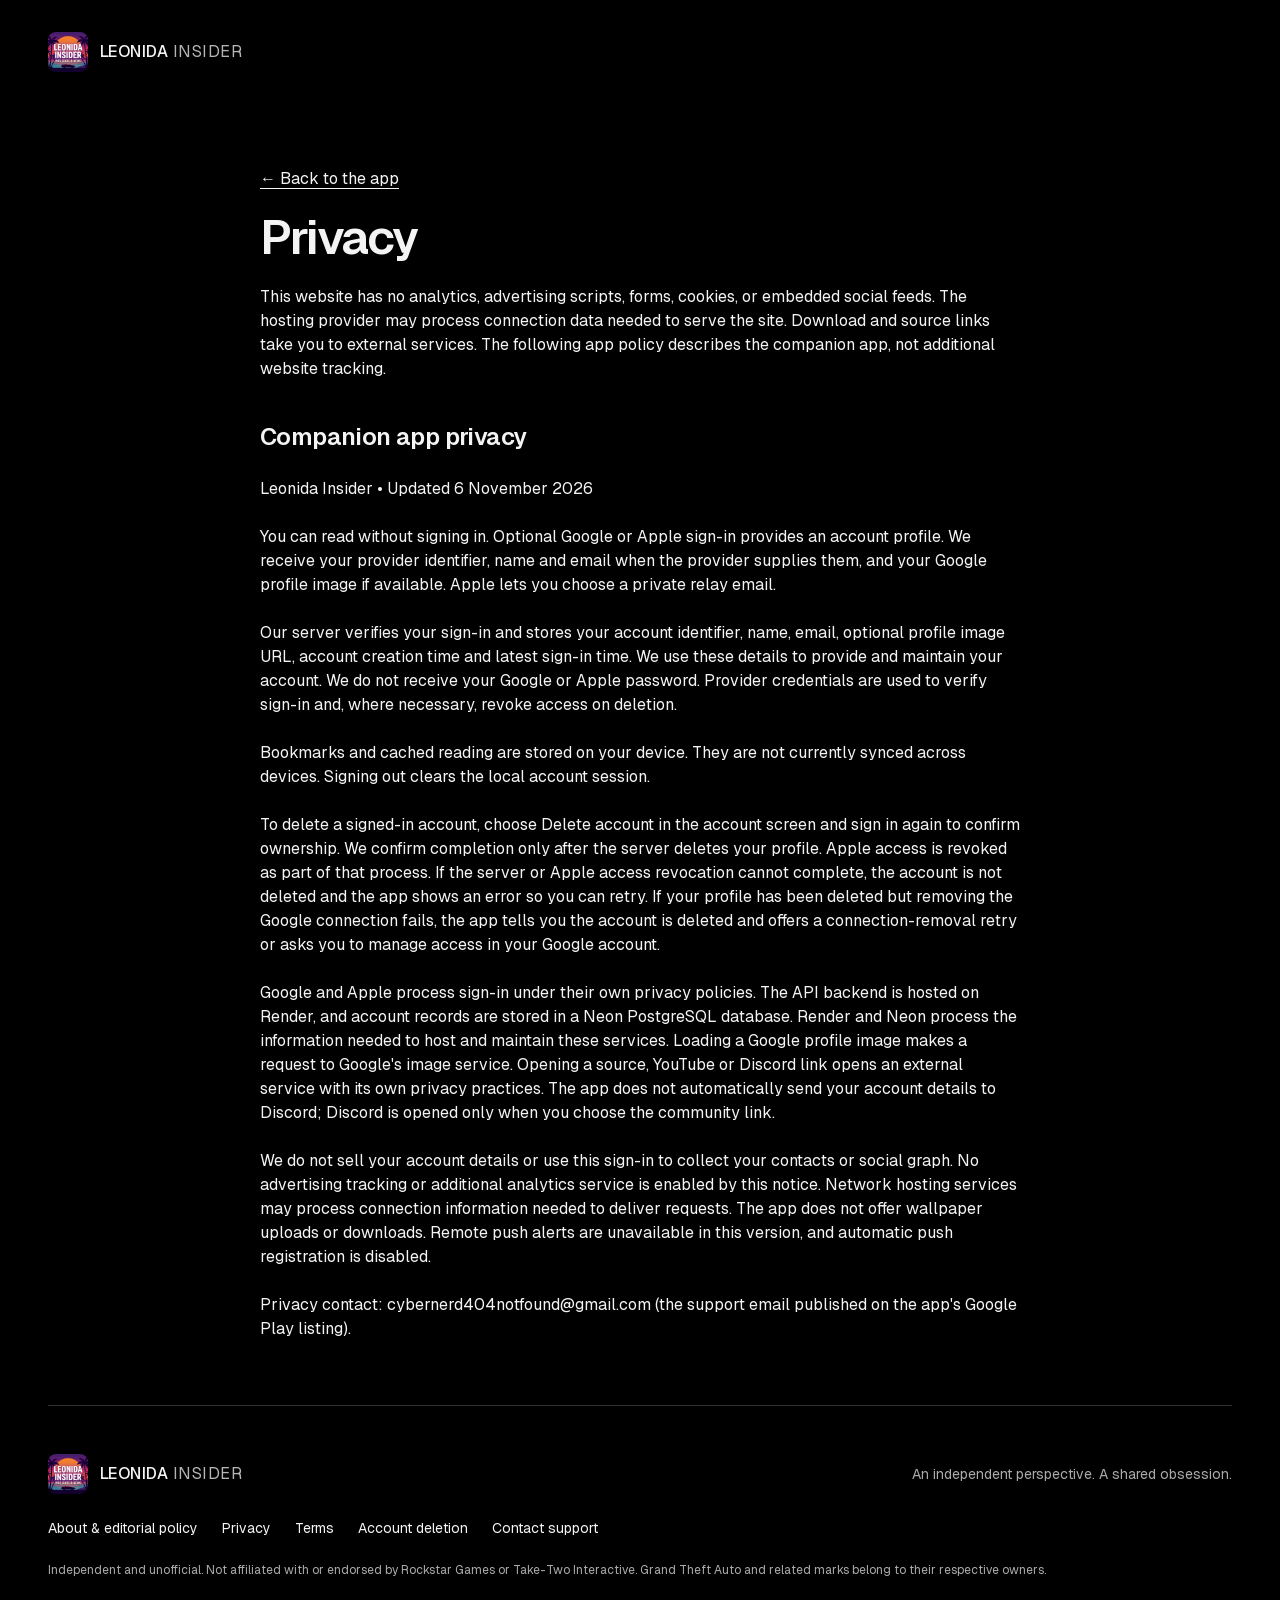
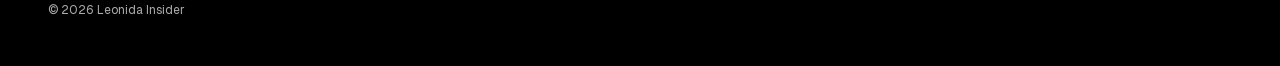
<file: privacy.html>
<!doctype html><html lang="en"><head><meta charset="utf-8"><meta name="viewport" content="width=device-width,initial-scale=1"><meta name="theme-color" content="#000000"><meta name="robots" content="noindex, nofollow"><title>Privacy | Leonida Insider</title><meta name="description" content="Website privacy information and companion app privacy policy for Leonida Insider."><meta property="og:type" content="website"><meta property="og:title" content="Privacy | Leonida Insider"><meta property="og:description" content="Website privacy information and companion app privacy policy for Leonida Insider."><meta property="og:image" content="assets/social-card.png"><meta name="twitter:card" content="summary_large_image"><meta property="og:image:width" content="1200"><meta property="og:image:height" content="630"><meta property="og:image:alt" content="Leonida Insider: GTA VI news, original context and saved reading"><meta name="twitter:image:alt" content="Leonida Insider: GTA VI news, original context and saved reading"><link rel="icon" href="assets/app-icon.png"><link rel="preload" href="assets/geist-latin.woff2" as="font" type="font/woff2" crossorigin><link rel="stylesheet" href="styles.css"><script src="script.js" defer></script></head><body><a class="skip button-md" href="#main">Skip to content</a><header class="article-header wrap"><a class="brand title-3" href="./" aria-label="Leonida Insider home"><img src="assets/app-icon.png" width="40" height="40" alt=""><span>LEONIDA<span class="brand-light"> INSIDER</span></span></a></header><main class="article wrap" id="main"><a href="./">← Back to the app</a><h1 class="heading-2">Privacy</h1><p class="body-3">This website has no analytics, advertising scripts, forms, cookies, or embedded social feeds. The hosting provider may process connection data needed to serve the site. Download and source links take you to external services. The following app policy describes the companion app, not additional website tracking.</p><h2 class="heading-5">Companion app privacy</h2><p class="body-3">Leonida Insider • Updated 6 November 2026</p><p class="body-3">You can read without signing in. Optional Google or Apple sign-in provides an account profile. We receive your provider identifier, name and email when the provider supplies them, and your Google profile image if available. Apple lets you choose a private relay email.</p><p class="body-3">Our server verifies your sign-in and stores your account identifier, name, email, optional profile image URL, account creation time and latest sign-in time. We use these details to provide and maintain your account. We do not receive your Google or Apple password. Provider credentials are used to verify sign-in and, where necessary, revoke access on deletion.</p><p class="body-3">Bookmarks and cached reading are stored on your device. They are not currently synced across devices. Signing out clears the local account session.</p><p class="body-3">To delete a signed-in account, choose Delete account in the account screen and sign in again to confirm ownership. We confirm completion only after the server deletes your profile. Apple access is revoked as part of that process. If the server or Apple access revocation cannot complete, the account is not deleted and the app shows an error so you can retry. If your profile has been deleted but removing the Google connection fails, the app tells you the account is deleted and offers a connection-removal retry or asks you to manage access in your Google account.</p><p class="body-3">Google and Apple process sign-in under their own privacy policies. The API backend is hosted on Render, and account records are stored in a Neon PostgreSQL database. Render and Neon process the information needed to host and maintain these services. Loading a Google profile image makes a request to Google&#x27;s image service. Opening a source, YouTube or Discord link opens an external service with its own privacy practices. The app does not automatically send your account details to Discord; Discord is opened only when you choose the community link.</p><p class="body-3">We do not sell your account details or use this sign-in to collect your contacts or social graph. No advertising tracking or additional analytics service is enabled by this notice. Network hosting services may process connection information needed to deliver requests. The app does not offer wallpaper uploads or downloads. Remote push alerts are unavailable in this version, and automatic push registration is disabled.</p><p class="body-3">Privacy contact: cybernerd404notfound@gmail.com (the support email published on the app&#x27;s Google Play listing).
</p></main><footer class="wrap"><div class="footer-top"><a class="brand title-3" href="./" aria-label="Leonida Insider home"><img src="assets/app-icon.png" width="40" height="40" alt=""><span>LEONIDA<span class="brand-light"> INSIDER</span></span></a><p class="caption-2">An independent perspective. A shared obsession.</p></div><div class="footer-links caption-2"><a href="about.html">About &amp; editorial policy</a><a href="privacy.html">Privacy</a><a href="terms.html">Terms</a><a href="https://leonida-insider-api.onrender.com/account-deletion">Account deletion</a><a href="mailto:cybernerd404notfound@gmail.com">Contact support</a></div><p class="caption-5 muted">Independent and unofficial. Not affiliated with or endorsed by Rockstar Games or Take-Two Interactive. Grand Theft Auto and related marks belong to their respective owners.</p><p class="caption-5 muted">© 2026 Leonida Insider</p></footer></body></html>
</file>
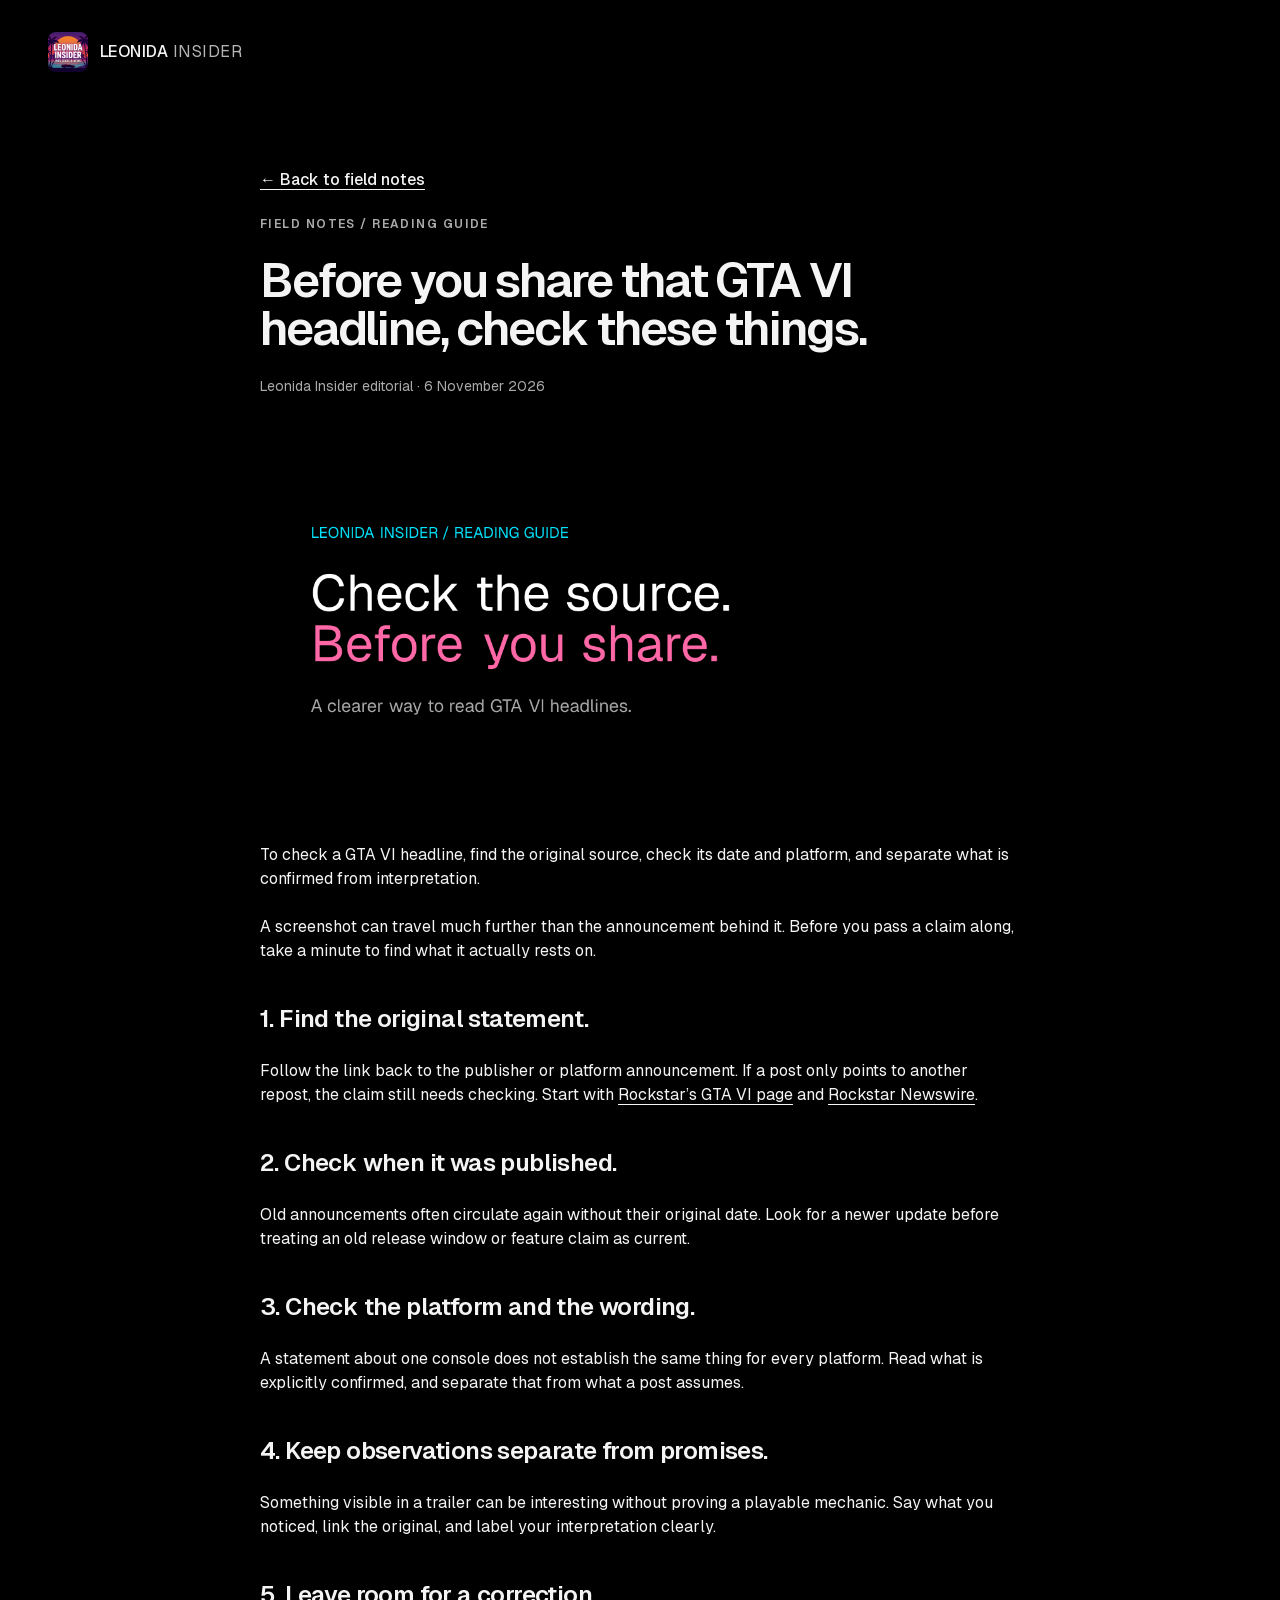
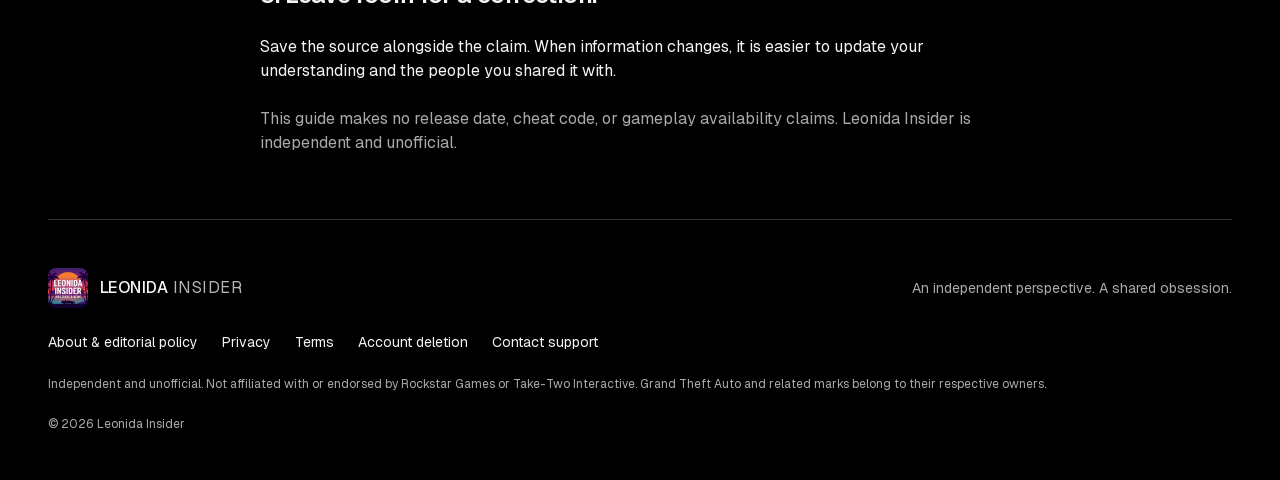
<file: reading-announcements.html>
<!doctype html><html lang="en"><head><meta charset="utf-8"><meta name="viewport" content="width=device-width,initial-scale=1"><meta name="theme-color" content="#000000"><meta name="robots" content="noindex, nofollow"><title>How to check GTA VI headlines | Leonida Insider</title><meta name="description" content="Check the source, date, platform, and wording before sharing a GTA VI headline. An original reading guide from Leonida Insider."><meta property="og:type" content="website"><meta property="og:title" content="How to check GTA VI headlines | Leonida Insider"><meta property="og:description" content="Check the source, date, platform, and wording before sharing a GTA VI headline. An original reading guide from Leonida Insider."><meta property="og:image" content="assets/article-source-check.png"><meta name="twitter:card" content="summary_large_image"><meta property="og:image:width" content="1200"><meta property="og:image:height" content="630"><meta property="og:image:alt" content="Check the source. Before you share. A GTA VI headline reading guide."><meta name="twitter:image:alt" content="Check the source. Before you share. A GTA VI headline reading guide."><link rel="icon" href="assets/app-icon.png"><link rel="preload" href="assets/geist-latin.woff2" as="font" type="font/woff2" crossorigin><link rel="stylesheet" href="styles.css"><script src="script.js" defer></script></head><body><a class="skip" href="#main">Skip to content</a><header class="article-header wrap"><a class="brand title-3" href="./" aria-label="Leonida Insider home"><img src="assets/app-icon.png" width="40" height="40" alt=""><span>LEONIDA<span class="brand-light"> INSIDER</span></span></a></header><main id="main" class="article wrap"><a href="./#journal" class="title-3">← Back to field notes</a><p class="eyebrow caption-3">FIELD NOTES / READING GUIDE</p><h1 class="heading-2">Before you share that GTA VI headline, check these things.</h1><p class="caption-2 muted">Leonida Insider editorial · <time datetime="2026-11-06T05:06:23Z">6 November 2026</time></p><img class="article-cover" src="assets/article-source-check.png" width="1200" height="630" alt="Check the source before you share: an original Leonida Insider guide to reading GTA VI headlines"><p class="body-3">To check a GTA VI headline, find the original source, check its date and platform, and separate what is confirmed from interpretation.</p><p class="body-3">A screenshot can travel much further than the announcement behind it. Before you pass a claim along, take a minute to find what it actually rests on.</p><h2 class="heading-5">1. Find the original statement.</h2><p class="body-3">Follow the link back to the publisher or platform announcement. If a post only points to another repost, the claim still needs checking. Start with <a href="https://www.rockstargames.com/VI">Rockstar’s GTA VI page</a> and <a href="https://www.rockstargames.com/newswire">Rockstar Newswire</a>.</p><h2 class="heading-5">2. Check when it was published.</h2><p class="body-3">Old announcements often circulate again without their original date. Look for a newer update before treating an old release window or feature claim as current.</p><h2 class="heading-5">3. Check the platform and the wording.</h2><p class="body-3">A statement about one console does not establish the same thing for every platform. Read what is explicitly confirmed, and separate that from what a post assumes.</p><h2 class="heading-5">4. Keep observations separate from promises.</h2><p class="body-3">Something visible in a trailer can be interesting without proving a playable mechanic. Say what you noticed, link the original, and label your interpretation clearly.</p><h2 class="heading-5">5. Leave room for a correction.</h2><p class="body-3">Save the source alongside the claim. When information changes, it is easier to update your understanding and the people you shared it with.</p><p class="body-3 muted">This guide makes no release date, cheat code, or gameplay availability claims. Leonida Insider is independent and unofficial.</p></main><footer class="wrap"><div class="footer-top"><a class="brand title-3" href="./" aria-label="Leonida Insider home"><img src="assets/app-icon.png" width="40" height="40" alt=""><span>LEONIDA<span class="brand-light"> INSIDER</span></span></a><p class="caption-2">An independent perspective. A shared obsession.</p></div><div class="footer-links caption-2"><a href="about.html">About &amp; editorial policy</a><a href="privacy.html">Privacy</a><a href="terms.html">Terms</a><a href="https://leonida-insider-api.onrender.com/account-deletion">Account deletion</a><a href="mailto:cybernerd404notfound@gmail.com">Contact support</a></div><p class="caption-5 muted">Independent and unofficial. Not affiliated with or endorsed by Rockstar Games or Take-Two Interactive. Grand Theft Auto and related marks belong to their respective owners.</p><p class="caption-5 muted">© 2026 Leonida Insider</p></footer></body></html>
</file>
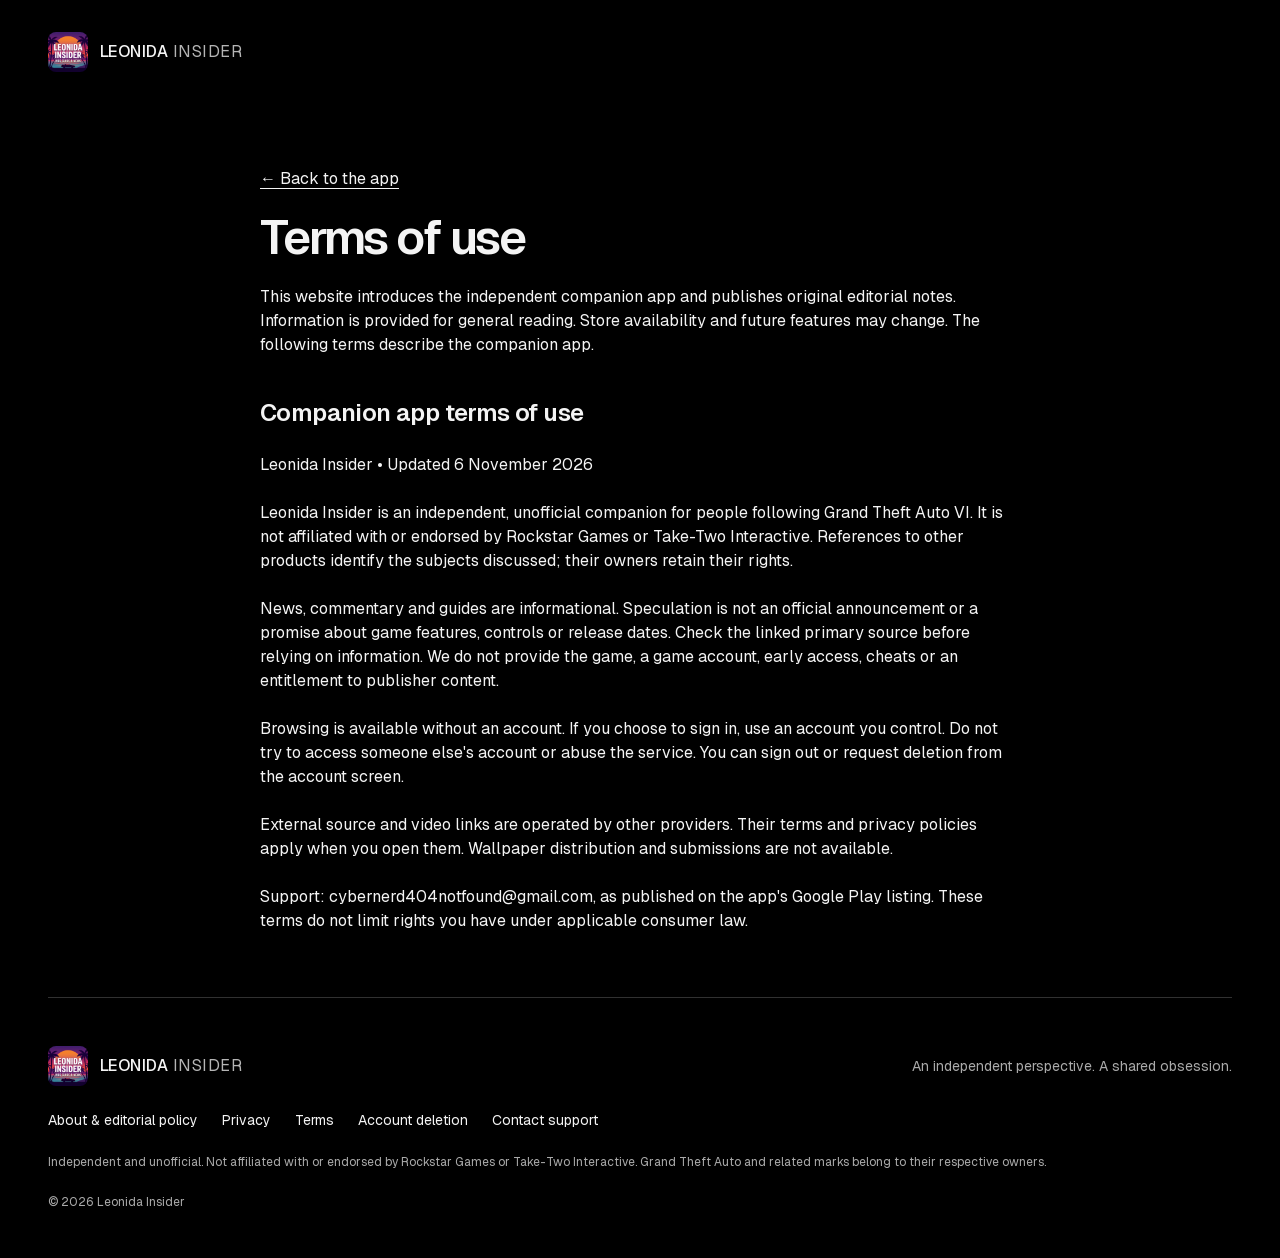
<file: terms.html>
<!doctype html><html lang="en"><head><meta charset="utf-8"><meta name="viewport" content="width=device-width,initial-scale=1"><meta name="theme-color" content="#000000"><meta name="robots" content="noindex, nofollow"><title>Terms of use | Leonida Insider</title><meta name="description" content="Terms for the Leonida Insider independent companion website and app."><meta property="og:type" content="website"><meta property="og:title" content="Terms of use | Leonida Insider"><meta property="og:description" content="Terms for the Leonida Insider independent companion website and app."><meta property="og:image" content="assets/social-card.png"><meta name="twitter:card" content="summary_large_image"><meta property="og:image:width" content="1200"><meta property="og:image:height" content="630"><meta property="og:image:alt" content="Leonida Insider: GTA VI news, original context and saved reading"><meta name="twitter:image:alt" content="Leonida Insider: GTA VI news, original context and saved reading"><link rel="icon" href="assets/app-icon.png"><link rel="preload" href="assets/geist-latin.woff2" as="font" type="font/woff2" crossorigin><link rel="stylesheet" href="styles.css"><script src="script.js" defer></script></head><body><a class="skip button-md" href="#main">Skip to content</a><header class="article-header wrap"><a class="brand title-3" href="./" aria-label="Leonida Insider home"><img src="assets/app-icon.png" width="40" height="40" alt=""><span>LEONIDA<span class="brand-light"> INSIDER</span></span></a></header><main class="article wrap" id="main"><a href="./">← Back to the app</a><h1 class="heading-2">Terms of use</h1><p class="body-3">This website introduces the independent companion app and publishes original editorial notes. Information is provided for general reading. Store availability and future features may change. The following terms describe the companion app.</p><h2 class="heading-5">Companion app terms of use</h2><p class="body-3">Leonida Insider • Updated 6 November 2026</p><p class="body-3">Leonida Insider is an independent, unofficial companion for people following Grand Theft Auto VI. It is not affiliated with or endorsed by Rockstar Games or Take-Two Interactive. References to other products identify the subjects discussed; their owners retain their rights.</p><p class="body-3">News, commentary and guides are informational. Speculation is not an official announcement or a promise about game features, controls or release dates. Check the linked primary source before relying on information. We do not provide the game, a game account, early access, cheats or an entitlement to publisher content.</p><p class="body-3">Browsing is available without an account. If you choose to sign in, use an account you control. Do not try to access someone else&#x27;s account or abuse the service. You can sign out or request deletion from the account screen.</p><p class="body-3">External source and video links are operated by other providers. Their terms and privacy policies apply when you open them. Wallpaper distribution and submissions are not available.</p><p class="body-3">Support: cybernerd404notfound@gmail.com, as published on the app&#x27;s Google Play listing. These terms do not limit rights you have under applicable consumer law.
</p></main><footer class="wrap"><div class="footer-top"><a class="brand title-3" href="./" aria-label="Leonida Insider home"><img src="assets/app-icon.png" width="40" height="40" alt=""><span>LEONIDA<span class="brand-light"> INSIDER</span></span></a><p class="caption-2">An independent perspective. A shared obsession.</p></div><div class="footer-links caption-2"><a href="about.html">About &amp; editorial policy</a><a href="privacy.html">Privacy</a><a href="terms.html">Terms</a><a href="https://leonida-insider-api.onrender.com/account-deletion">Account deletion</a><a href="mailto:cybernerd404notfound@gmail.com">Contact support</a></div><p class="caption-5 muted">Independent and unofficial. Not affiliated with or endorsed by Rockstar Games or Take-Two Interactive. Grand Theft Auto and related marks belong to their respective owners.</p><p class="caption-5 muted">© 2026 Leonida Insider</p></footer></body></html>
</file>
<file: styles.css>
@font-face{font-family:Geist;src:url('assets/geist-latin.woff2') format('woff2');font-style:normal;font-weight:100 900;font-display:swap}*{box-sizing:border-box}html{scroll-behavior:smooth;scroll-padding-top:96px}body{margin:0;background:#000;color:#f4f4f4;font-family:Geist,sans-serif}a{color:inherit;text-decoration:none}button{font:inherit}img{max-width:100%;display:block}p,h1,h2,h3,figure{margin:0}p{ text-wrap:pretty}h1,h2,h3{text-wrap:balance}a,button,summary{ -webkit-tap-highlight-color:transparent}a:focus-visible,button:focus-visible,summary:focus-visible{outline:2px solid #00e5ff;outline-offset:4px}button,a,summary{touch-action:manipulation}::selection{background:#ff2a85;color:#000}.heading-1{font-size:60px;line-height:60px;font-weight:600;letter-spacing:-.055em}.heading-2{font-size:48px;line-height:48px;font-weight:600;letter-spacing:-.045em}.heading-4{font-size:30px;line-height:36px;font-weight:600;letter-spacing:-.035em}.heading-5{font-size:24px;line-height:32px;font-weight:600;letter-spacing:-.025em}.title-1{font-size:20px;line-height:28px;font-weight:500}.title-3{font-size:16px;line-height:24px;font-weight:500}.title-4{font-size:14px;line-height:20px;font-weight:500}.body-3{font-size:16px;line-height:24px;font-weight:400}.button-md{font-size:16px;line-height:24px;font-weight:600}.button-sm{font-size:14px;line-height:20px;font-weight:600}.caption-2{font-size:14px;line-height:20px;font-weight:400}.caption-3{font-size:12px;line-height:16px;font-weight:600}.caption-5{font-size:12px;line-height:16px;font-weight:400}.wrap{width:min(1200px,100% - 96px);margin-inline:auto}.muted{color:#aaa}.pink{color:#ff68a6}.cyan{color:#00e5ff}.eyebrow{letter-spacing:.12em;color:#aaa}.status-dot{display:inline-block;width:8px;height:8px;border-radius:9999px;background:#00e5ff;margin-right:8px}.skip{position:fixed;top:8px;left:16px;z-index:100;transform:translateY(-160%);padding:12px 16px;background:#00e5ff;color:#000;border-radius:8px}.skip:focus{transform:translateY(0)}.site-header{position:fixed;top:16px;left:50%;transform:translateX(-50%);width:min(1200px,100% - 48px);z-index:30;background:rgba(24,24,24,.88);backdrop-filter:blur(24px);border:1px solid #313131;border-radius:16px}.nav-inner{display:flex;align-items:center;justify-content:space-between;gap:24px;padding:12px 16px}.brand{display:flex;align-items:center;gap:12px;letter-spacing:.03em;white-space:nowrap}.brand img{border-radius:8px}.brand-light{font-weight:400;color:#b5b5b5}.site-header nav{display:flex;gap:32px}.site-header nav a{color:#aaa;transition:color 300ms cubic-bezier(.22,1,.36,1)}.site-header nav a:hover,.site-header nav a[aria-current]{color:#fff}.nav-download{display:flex;align-items:center;gap:24px;background:#f4f4f4;color:#000;padding:8px 12px;border-radius:8px;transition:background 300ms cubic-bezier(.22,1,.36,1),transform 300ms cubic-bezier(.22,1,.36,1)}.nav-download:hover{background:#00e5ff}.nav-download:active,.store:active{transform:scale(.98)}.menu-toggle{display:none}.hero{display:grid;grid-template-columns:1.05fr 1fr;gap:48px;align-items:center;padding-top:160px;padding-bottom:64px;min-height:800px}.hero-copy{position:relative;z-index:2}.hero h1{margin:24px 0;max-width:680px;background:linear-gradient(to right,#fff,#9b9b9b);background-clip:text;-webkit-background-clip:text;color:transparent}.hero-description{color:#aaa;max-width:480px}.download-actions{display:flex;align-items:center;flex-wrap:wrap;gap:24px;margin-top:32px}.store{display:inline-flex;align-items:center;justify-content:center;gap:12px;border-radius:8px;padding:8px 12px;min-height:48px;color:#000;background:#ff68a6;transition:transform 500ms cubic-bezier(.22,1,.36,1),background 300ms cubic-bezier(.22,1,.36,1)}.store:hover{background:#ff8fbd;transform:translateY(-2px)}.play-icon{font-size:24px;line-height:32px}.ios{display:flex;align-items:center;gap:8px;color:#aaa}.hero-note{margin-top:16px}.hero-proof{display:flex;flex-wrap:wrap;gap:16px;margin-top:64px;color:#b5b5b5}.hero-proof span:before{content:'✓';color:#00e5ff;margin-right:8px}.ticker{border-block:1px solid #313131;background:#181818}.ticker>div{display:flex;justify-content:space-between;align-items:center;gap:24px;padding-block:24px;letter-spacing:.08em;color:#ccc}.section{padding-block:96px}.section-intro{display:grid;grid-template-columns:1fr 1fr;gap:24px;align-items:end}.section-intro .eyebrow{grid-column:1/-1}.section-intro>.body-3{justify-self:end;max-width:360px}.benefit-grid{display:grid;grid-template-columns:repeat(3,1fr);gap:16px;margin-top:48px}.feature-card{padding:32px;background:#181818;border:1px solid #313131;border-radius:16px;position:relative;min-height:320px;overflow:hidden}.feature-number{display:block;margin-bottom:32px;letter-spacing:.1em}.feature-card h3{margin-bottom:16px}.feature-symbol{display:block;font-size:48px;line-height:48px;margin-top:24px;font-weight:400}.walkthrough{display:grid;grid-template-columns:1fr 1fr;gap:96px;align-items:center}.saved-visual{background:#181818;border:1px solid #313131;border-radius:16px;padding:40px;display:flex;align-items:center;flex-direction:column;gap:24px;overflow:hidden}.saved-visual img{width:100%;height:auto}.walkthrough h2{margin-top:24px}.steps{padding:0;list-style:none;display:grid;gap:32px;margin:40px 0 0}.steps li{display:flex;gap:24px;align-items:flex-start}.step-num{border:1px solid #313131;color:#00e5ff;border-radius:8px;padding:8px}.steps p{margin-top:8px}.tagline-section{border-block:1px solid #313131}.tagline{margin-top:32px;max-width:680px}.tagline-word{display:inline-block;color:#fff;opacity:.3;transition:opacity 500ms cubic-bezier(.22,1,.36,1)}.tagline-word.lit{opacity:1}.journal-head{display:flex;justify-content:space-between;align-items:end;gap:32px}.journal-head h2{margin-top:24px}.journal-card{display:grid;grid-template-columns:1fr 1fr;border:1px solid #313131;border-radius:16px;overflow:hidden;margin-top:48px;background:#181818;transition:background 300ms cubic-bezier(.22,1,.36,1)}.journal-card:hover{background:#1f1f1f}.journal-art{padding:32px;background:#1f1f1f;display:flex;flex-direction:column;gap:32px;justify-content:space-between}.journal-art strong{font-size:60px;line-height:60px;letter-spacing:-.055em;font-weight:600}.journal-art>.caption-3{color:#aaa;letter-spacing:.1em}.journal-copy{padding:48px;display:flex;flex-direction:column;gap:24px;justify-content:center}.journal-copy>.title-3{color:#ff68a6}.faq-section{display:grid;grid-template-columns:1fr 1.5fr;gap:96px}.faq-section h2{margin:24px 0}.faqs{display:grid;align-content:start;gap:8px}details{border:1px solid #313131;border-radius:8px;background:#181818}summary{cursor:pointer;padding:24px;list-style:none;display:flex;justify-content:space-between;gap:16px}summary::-webkit-details-marker{display:none}summary:after{content:'+';color:#ff68a6}details[open] summary:after{content:'−'}details p{padding:0 24px 24px}details:hover{background:#1f1f1f}.final-cta{text-align:center;padding:64px 32px;background:#181818;border:1px solid #313131;border-radius:16px}.final-cta h2{margin:24px 0}.final-cta .download-actions{justify-content:center;margin-bottom:24px}footer{padding-block:48px;border-top:1px solid #313131;display:grid;gap:24px}.footer-top{display:flex;align-items:center;justify-content:space-between;gap:24px}.footer-top p{color:#aaa}.footer-links{display:flex;gap:24px;flex-wrap:wrap}.footer-links a:hover,.article a:hover{color:#00e5ff}.mobile-menu[hidden]{display:none}.mobile-menu{position:fixed;inset:96px 0 0;z-index:25;background:rgba(0,0,0,.97);backdrop-filter:blur(24px);padding:48px 24px;display:flex;flex-direction:column;gap:32px}.mobile-menu a{font-size:30px;line-height:36px;font-weight:600;animation:menu-in 500ms cubic-bezier(.22,1,.36,1) both}.mobile-menu a:nth-child(2){animation-delay:60ms}.mobile-menu a:nth-child(3){animation-delay:120ms}.mobile-menu a:nth-child(4){animation-delay:180ms}.article-header{padding-block:32px}.article{max-width:760px;padding-block:64px;display:grid;gap:24px;min-height:65vh}.article a:not(.store){text-decoration:underline;text-underline-offset:4px}.article h2{margin-top:16px}.reveal-ready{opacity:0;transform:translateY(32px);transition:opacity 700ms cubic-bezier(.22,1,.36,1),transform 700ms cubic-bezier(.22,1,.36,1)}.reveal-ready.visible{opacity:1;transform:translateY(0)}@keyframes menu-in{from{opacity:0;transform:translateY(24px)}to{opacity:1;transform:translateY(0)}}
@media(min-width:1400px){.hero{min-height:880px}}@media(max-width:1000px){.wrap{width:calc(100% - 48px)}.hero{gap:24px}.walkthrough,.faq-section{gap:48px}.feature-card{padding:24px}.journal-copy{padding:32px}.site-header nav{gap:16px}.brand{gap:8px}.ticker>div{flex-wrap:wrap;justify-content:center}.ticker>div>span:last-child{display:none}}@media(max-width:760px){.heading-1{font-size:48px;line-height:48px}.heading-2{font-size:36px;line-height:40px}.wrap{width:calc(100% - 48px)}.site-header{width:calc(100% - 32px)}.nav-inner{gap:12px}.brand{font-size:14px;line-height:20px;letter-spacing:0}.brand img{width:32px;height:32px}.site-header nav,.nav-download{display:none}.menu-toggle{display:flex;flex-direction:column;gap:8px;width:48px;height:48px;justify-content:center;align-items:center;background:transparent;border:1px solid #313131;border-radius:8px;color:white}.menu-toggle span{width:16px;height:2px;background:#eee;transition:transform 500ms cubic-bezier(.22,1,.36,1)}.menu-toggle[aria-expanded=true] span:first-child{transform:translateY(5px) rotate(45deg)}.menu-toggle[aria-expanded=true] span:last-child{transform:translateY(-5px) rotate(-45deg)}.hero{grid-template-columns:1fr;padding-top:144px;padding-bottom:48px;gap:48px;min-height:0}.hero h1{margin:24px 0}.hero-description{max-width:480px}.hero .download-actions{margin-top:24px;gap:16px}.hero-proof{margin-top:32px;gap:12px}.ticker>div{gap:16px;padding-block:16px;font-size:12px;line-height:16px}.ticker>div>span:nth-child(n+5){display:none}.section{padding-block:64px}.section-intro,.benefit-grid,.walkthrough,.journal-card,.faq-section{grid-template-columns:1fr}.section-intro>.body-3{justify-self:start}.benefit-grid{gap:16px;margin-top:32px}.feature-card{min-height:0}.feature-number{margin-bottom:24px}.feature-symbol{margin-top:16px}.walkthrough{gap:40px}.walkthrough>div{grid-row:1}.saved-visual{padding:32px 16px}.tagline{font-size:36px;line-height:40px}.journal-head{display:block}.journal-head>p{margin-top:24px}.journal-card{margin-top:32px}.journal-art{padding:24px}.journal-art strong{font-size:48px;line-height:48px}.journal-copy{padding:24px}.faq-section{gap:32px}summary{padding:16px}details p{padding:0 16px 16px}.final-cta{padding:48px 24px}.final-cta .heading-1{font-size:36px;line-height:40px}.final-cta .download-actions{gap:16px}.footer-top{align-items:flex-start;flex-direction:column}.footer-links{gap:16px}.article{padding-top:32px}.article h1{font-size:36px;line-height:40px}}@media(prefers-reduced-motion:reduce){html{scroll-behavior:auto}*,*:before,*:after{animation:none!important;transition:none!important}.reveal-ready{opacity:1;transform:none}.tagline-word{opacity:1}.store:hover{transform:none}}
/* Contain decorative orbit paint without clipping the device or focus rings. */

@media(min-width:761px) and (max-width:1000px){.hero .heading-1{font-size:48px;line-height:48px}}
@media(min-width:1001px){}
@media(min-width:761px) and (max-width:1000px){}
.benefit-grid{grid-template-columns:repeat(2,1fr)}.feature-disclosure{margin-top:24px}.articles-index-link{display:flex;gap:24px;align-items:center;margin-top:24px}.articles-index-link a{white-space:nowrap;flex-shrink:0}.articles-index-link p{max-width:480px}
@media(max-width:760px){.benefit-grid{grid-template-columns:1fr}.articles-index-link{align-items:flex-start;flex-direction:column}}
.article .feature-card{display:grid;gap:16px}.article .feature-card h2{margin:0}
.community-description{margin-top:24px;max-width:480px}

/* Upright iPhone hardware frame; the screenshot stays unmodified and fully visible. */
.hero-art{position:relative;min-height:0;display:flex;flex-direction:column;align-items:center;justify-content:center;gap:24px;padding:24px 12px;isolation:auto;overflow:visible}
.hero-art figcaption{position:static;text-align:center;max-width:100%}
.iphone-device{position:relative;width:296px;max-width:100%;padding:8px;background:#181818;border:2px solid #747474;border-radius:48px;box-shadow:0 0 0 1px #313131,0 24px 48px rgba(0,0,0,.4);transform:none;flex-shrink:0}
.device-screen{position:relative;overflow:hidden;border-radius:40px;background:#000}
.device-screen img{display:block;width:100%;height:auto;max-height:none;object-fit:contain}
.dynamic-island{position:absolute;top:12px;left:50%;transform:translateX(-50%);width:32%;height:24px;background:#000;border-radius:9999px;pointer-events:none}
.device-buttons:before,.device-buttons:after,.iphone-device:after{content:"";position:absolute;width:2px;background:#747474;border-radius:2px}
.device-buttons:before{left:-4px;top:112px;height:24px}
.device-buttons:after{left:-4px;top:160px;height:48px}
.iphone-device:after{right:-4px;top:176px;height:64px}
.saved-visual{background:transparent;border:0;overflow:visible;padding:24px 12px;gap:24px}
@media(min-width:761px) and (max-width:1000px){.hero-art .iphone-device{width:264px}.hero{gap:32px}}
@media(max-width:760px){.hero-art{min-height:0;padding:12px;gap:24px}.iphone-device{width:264px;border-radius:40px}.device-screen{border-radius:32px}.dynamic-island{top:8px;height:24px}.saved-visual{padding:12px;overflow:visible}.hero{gap:32px}}

.roadmap-grid{display:grid;grid-template-columns:repeat(3,1fr);gap:24px;margin-top:40px}.roadmap-card{padding:24px;background:#181818;border:1px solid #313131;border-radius:16px;display:flex;flex-direction:column;gap:16px}.roadmap-section .caption-3{letter-spacing:.06em}@media(max-width:760px){.roadmap-grid{grid-template-columns:1fr}}

.article-cover{width:100%;height:auto;border-radius:12px}
</file>
